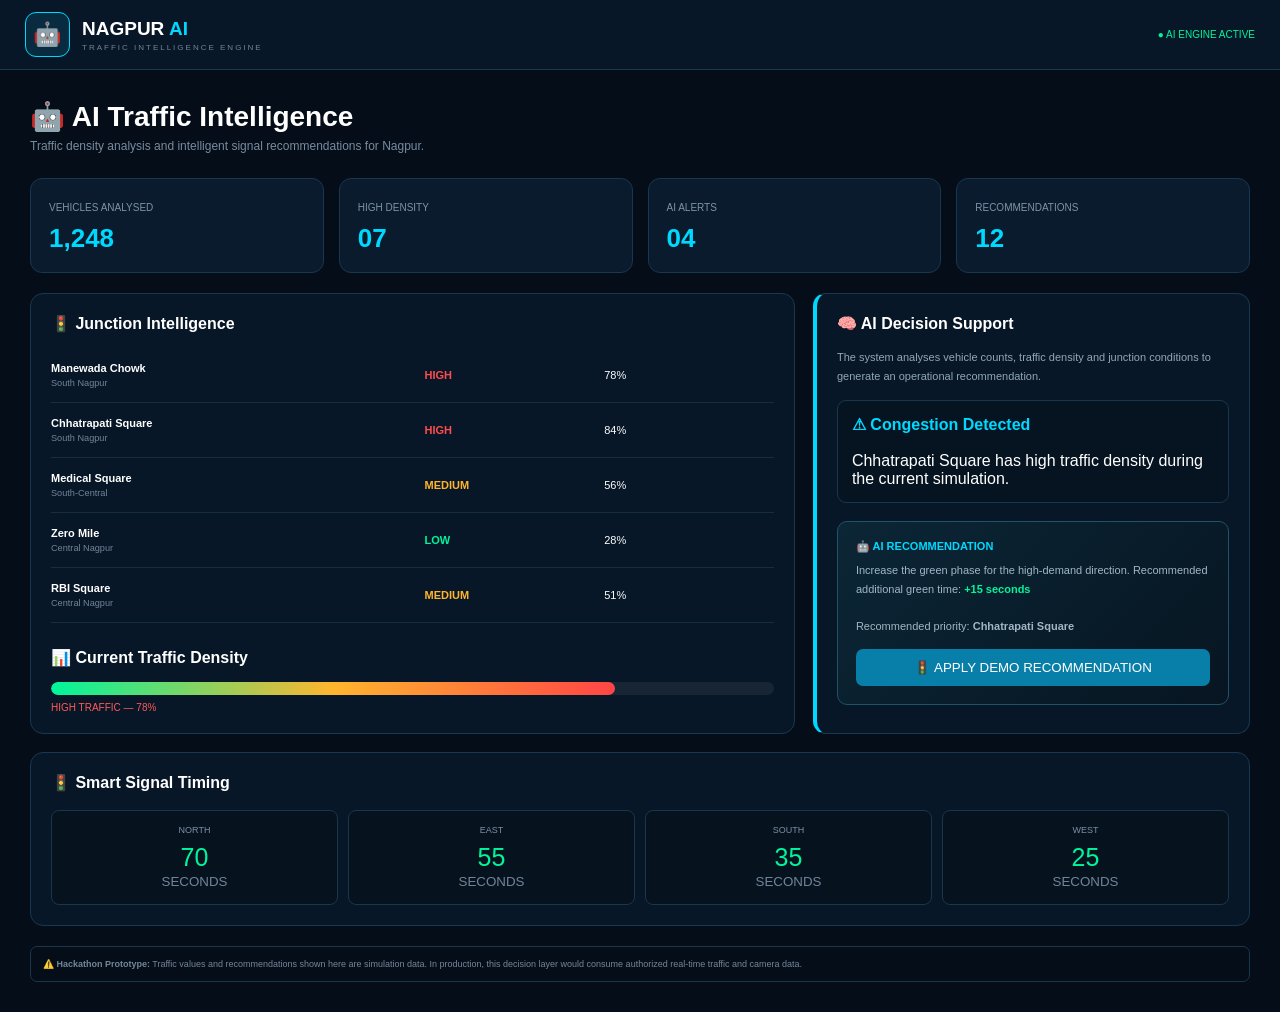
<file: ai-traffic.html>
<!DOCTYPE html>
<html lang="en">

<head>

<meta charset="UTF-8">

<meta name="viewport"
      content="width=device-width, initial-scale=1.0">

<title>Nagpur AI | Traffic Intelligence</title>

<style>

*{
    margin:0;
    padding:0;
    box-sizing:border-box;
}

body{
    font-family:Arial,sans-serif;
    background:#050d18;
    color:white;
}


/* HEADER */

header{
    height:70px;
    padding:0 25px;

    display:flex;
    align-items:center;
    justify-content:space-between;

    background:#081727;
    border-bottom:1px solid #193750;
}

.brand{
    display:flex;
    align-items:center;
    gap:12px;
}

.logo{
    width:45px;
    height:45px;

    display:flex;
    justify-content:center;
    align-items:center;

    border-radius:11px;

    background:#092b40;
    border:1px solid #00d9ff;

    font-size:23px;
}

.brand h1{
    font-size:19px;
}

.brand h1 span{
    color:#00d9ff;
}

.brand small{
    display:block;
    color:#718499;
    font-size:8px;
    letter-spacing:2px;
    margin-top:3px;
}


/* MAIN */

.container{
    max-width:1350px;
    margin:auto;
    padding:30px;
}

.title h2{
    font-size:28px;
}

.title p{
    color:#778ca0;
    font-size:12px;
    margin-top:6px;
}


/* TOP CARDS */

.stats{
    display:grid;
    grid-template-columns:repeat(4,1fr);
    gap:15px;
    margin-top:25px;
}

.stat{
    background:#091b2d;
    border:1px solid #193750;
    border-radius:12px;
    padding:18px;
}

.stat span{
    color:#7e93a6;
    font-size:10px;
}

.stat strong{
    display:block;
    margin-top:8px;
    font-size:26px;
    color:#00d9ff;
}


/* MAIN GRID */

.grid{
    display:grid;
    grid-template-columns:1.4fr .8fr;
    gap:18px;
    margin-top:20px;
}


/* TRAFFIC TABLE */

.card{
    background:#081727;
    border:1px solid #193750;
    border-radius:13px;
    padding:20px;
}

.card h3{
    font-size:16px;
    margin-bottom:15px;
}

.junction{
    display:grid;
    grid-template-columns:1.5fr .7fr .7fr;
    gap:10px;
    align-items:center;

    padding:14px 0;

    border-bottom:1px solid #172d40;

    font-size:11px;
}

.junction:last-child{
    border-bottom:0;
}

.junction small{
    display:block;
    color:#718499;
    margin-top:4px;
}

.high{
    color:#ff4c4c;
    font-weight:bold;
}

.medium{
    color:#ffb52e;
    font-weight:bold;
}

.low{
    color:#00f59b;
    font-weight:bold;
}


/* AI PANEL */

.ai-panel{
    border-left:4px solid #00d9ff;
}

.ai-panel p{
    color:#91a7b7;
    font-size:11px;
    line-height:1.7;
}

.ai-box{
    margin-top:15px;
    padding:14px;
    background:#061421;
    border:1px solid #18374c;
    border-radius:9px;
}

.ai-box strong{
    color:#00d9ff;
}


/* SIGNAL */

.signal-grid{
    display:grid;
    grid-template-columns:repeat(4,1fr);
    gap:10px;
    margin-top:18px;
}

.signal{
    padding:14px;
    text-align:center;
    background:#06131f;
    border:1px solid #19364a;
    border-radius:8px;
}

.signal-direction{
    color:#7a91a3;
    font-size:9px;
}

.signal-time{
    display:block;
    margin-top:8px;
    font-size:25px;
    color:#00f59b;
}

.signal small{
    color:#718499;
}


/* DENSITY */

.density-bar{
    margin-top:14px;
    height:13px;

    background:#182534;

    border-radius:20px;

    overflow:hidden;
}

.density-fill{
    height:100%;
    width:78%;

    background:
        linear-gradient(
            90deg,
            #00f59b,
            #ffb52e,
            #ff4545
        );

    border-radius:20px;
}


/* RECOMMENDATION */

.recommendation{
    margin-top:18px;

    padding:18px;

    background:
        linear-gradient(
            135deg,
            #0b2636,
            #071521
        );

    border:1px solid #20526a;

    border-radius:10px;
}

.recommendation h4{
    color:#00d9ff;
    font-size:11px;
    margin-bottom:8px;
}

.recommendation p{
    color:#a3b6c5;
    font-size:11px;
    line-height:1.7;
}

.action-btn{
    margin-top:13px;

    width:100%;
    padding:11px;

    border:0;
    border-radius:7px;

    color:white;
    background:#087fa8;

    cursor:pointer;
}


/* FOOTER */

.note{
    margin-top:20px;
    padding:12px;

    color:#72879a;
    font-size:9px;

    border:1px solid #19364b;
    border-radius:7px;
}


/* MOBILE */

@media(max-width:900px){

    .stats{
        grid-template-columns:repeat(2,1fr);
    }

    .grid{
        grid-template-columns:1fr;
    }

}

@media(max-width:600px){

    .stats{
        grid-template-columns:1fr;
    }

    .signal-grid{
        grid-template-columns:repeat(2,1fr);
    }

    .container{
        padding:18px;
    }

}

</style>

</head>


<body>


<header>

<div class="brand">

<div class="logo">
🤖
</div>

<div>

<h1>
NAGPUR <span>AI</span>
</h1>

<small>
TRAFFIC INTELLIGENCE ENGINE
</small>

</div>

</div>

<div style="color:#00f59b;font-size:10px;">
● AI ENGINE ACTIVE
</div>

</header>


<main class="container">


<div class="title">

<h2>
🤖 AI Traffic Intelligence
</h2>

<p>
Traffic density analysis and intelligent
signal recommendations for Nagpur.
</p>

</div>


<!-- STATS -->

<div class="stats">

<div class="stat">
<span>VEHICLES ANALYSED</span>
<strong id="vehicles">1,248</strong>
</div>

<div class="stat">
<span>HIGH DENSITY</span>
<strong>07</strong>
</div>

<div class="stat">
<span>AI ALERTS</span>
<strong>04</strong>
</div>

<div class="stat">
<span>RECOMMENDATIONS</span>
<strong>12</strong>
</div>

</div>



<div class="grid">


<!-- LEFT -->

<div class="card">

<h3>
🚦 Junction Intelligence
</h3>


<div class="junction">

<div>
<b>Manewada Chowk</b>
<small>South Nagpur</small>
</div>

<div class="high">
HIGH
</div>

<div>
78%
</div>

</div>


<div class="junction">

<div>
<b>Chhatrapati Square</b>
<small>South Nagpur</small>
</div>

<div class="high">
HIGH
</div>

<div>
84%
</div>

</div>


<div class="junction">

<div>
<b>Medical Square</b>
<small>South-Central</small>
</div>

<div class="medium">
MEDIUM
</div>

<div>
56%
</div>

</div>


<div class="junction">

<div>
<b>Zero Mile</b>
<small>Central Nagpur</small>
</div>

<div class="low">
LOW
</div>

<div>
28%
</div>

</div>


<div class="junction">

<div>
<b>RBI Square</b>
<small>Central Nagpur</small>
</div>

<div class="medium">
MEDIUM
</div>

<div>
51%
</div>

</div>


<!-- DENSITY -->

<h3 style="margin-top:25px;">
📊 Current Traffic Density
</h3>

<div class="density-bar">

<div class="density-fill"></div>

</div>

<p style="
margin-top:7px;
font-size:10px;
color:#ff5959;
">
HIGH TRAFFIC — 78%
</p>


</div>



<!-- RIGHT -->

<div class="card ai-panel">

<h3>
🧠 AI Decision Support
</h3>

<p>

The system analyses vehicle counts,
traffic density and junction conditions
to generate an operational recommendation.

</p>


<div class="ai-box">

<strong>
⚠ Congestion Detected
</strong>

<br><br>

Chhatrapati Square has high traffic
density during the current simulation.

</div>


<div class="recommendation">

<h4>
🤖 AI RECOMMENDATION
</h4>

<p>

Increase the green phase for the
high-demand direction.

Recommended additional green time:

<b style="color:#00f59b;">
+15 seconds
</b>

<br><br>

Recommended priority:

<b>
Chhatrapati Square
</b>

</p>


<button
class="action-btn"
onclick="simulateSignal()">

🚦 APPLY DEMO RECOMMENDATION

</button>

</div>

</div>

</div>



<!-- SIGNAL -->

<div class="card" style="margin-top:18px;">

<h3>
🚦 Smart Signal Timing
</h3>

<div class="signal-grid">

<div class="signal">
<div class="signal-direction">
NORTH
</div>
<span class="signal-time">
70
</span>
<small>SECONDS</small>
</div>

<div class="signal">
<div class="signal-direction">
EAST
</div>
<span class="signal-time">
55
</span>
<small>SECONDS</small>
</div>

<div class="signal">
<div class="signal-direction">
SOUTH
</div>
<span class="signal-time">
35
</span>
<small>SECONDS</small>
</div>

<div class="signal">
<div class="signal-direction">
WEST
</div>
<span class="signal-time">
25
</span>
<small>SECONDS</small>
</div>

</div>

</div>



<div class="note">

⚠️ <b>Hackathon Prototype:</b>
Traffic values and recommendations shown here are
simulation data. In production, this decision layer
would consume authorized real-time traffic and camera data.

</div>


</main>


<script>


/* LIVE BACKEND ANALYSIS */
async function refreshAIAnalysis(){
    if (!window.NagpurAPI) return;
    try {
        const result = await window.NagpurAPI.analyze();
        const s = result.summary || {};
        const vehicleEl = document.getElementById("vehicles");
        if (vehicleEl && Number.isFinite(Number(s.junctions))) {
            vehicleEl.textContent = Number(s.junctions * 312).toLocaleString();
        }
        const recommendation = document.querySelector(".recommendation p");
        if (recommendation && result.recommendation) {
            recommendation.innerHTML = result.recommendation + "<br><br><small>Source: " + result.source + "</small>";
        }
        const status = document.querySelector("header > div:last-child");
        if (status) status.textContent = "● AI ENGINE CONNECTED";
    } catch (error) {
        console.warn("AI backend unavailable; keeping bundled dashboard data.", error);
    }
}
refreshAIAnalysis();
setInterval(refreshAIAnalysis, 15000);



/* SIGNAL DEMO */

function simulateSignal(){

    alert(
        "AI Recommendation Applied\n\n" +

        "Junction: Chhatrapati Square\n" +

        "Additional Green Time: +15 seconds\n\n" +

        "Status: DEMO ACTIVE"
    );

}

</script>


    <script src="JS/api.js"></script>
    <script src="JS/app.js"></script>

</body>
</html>
</file>
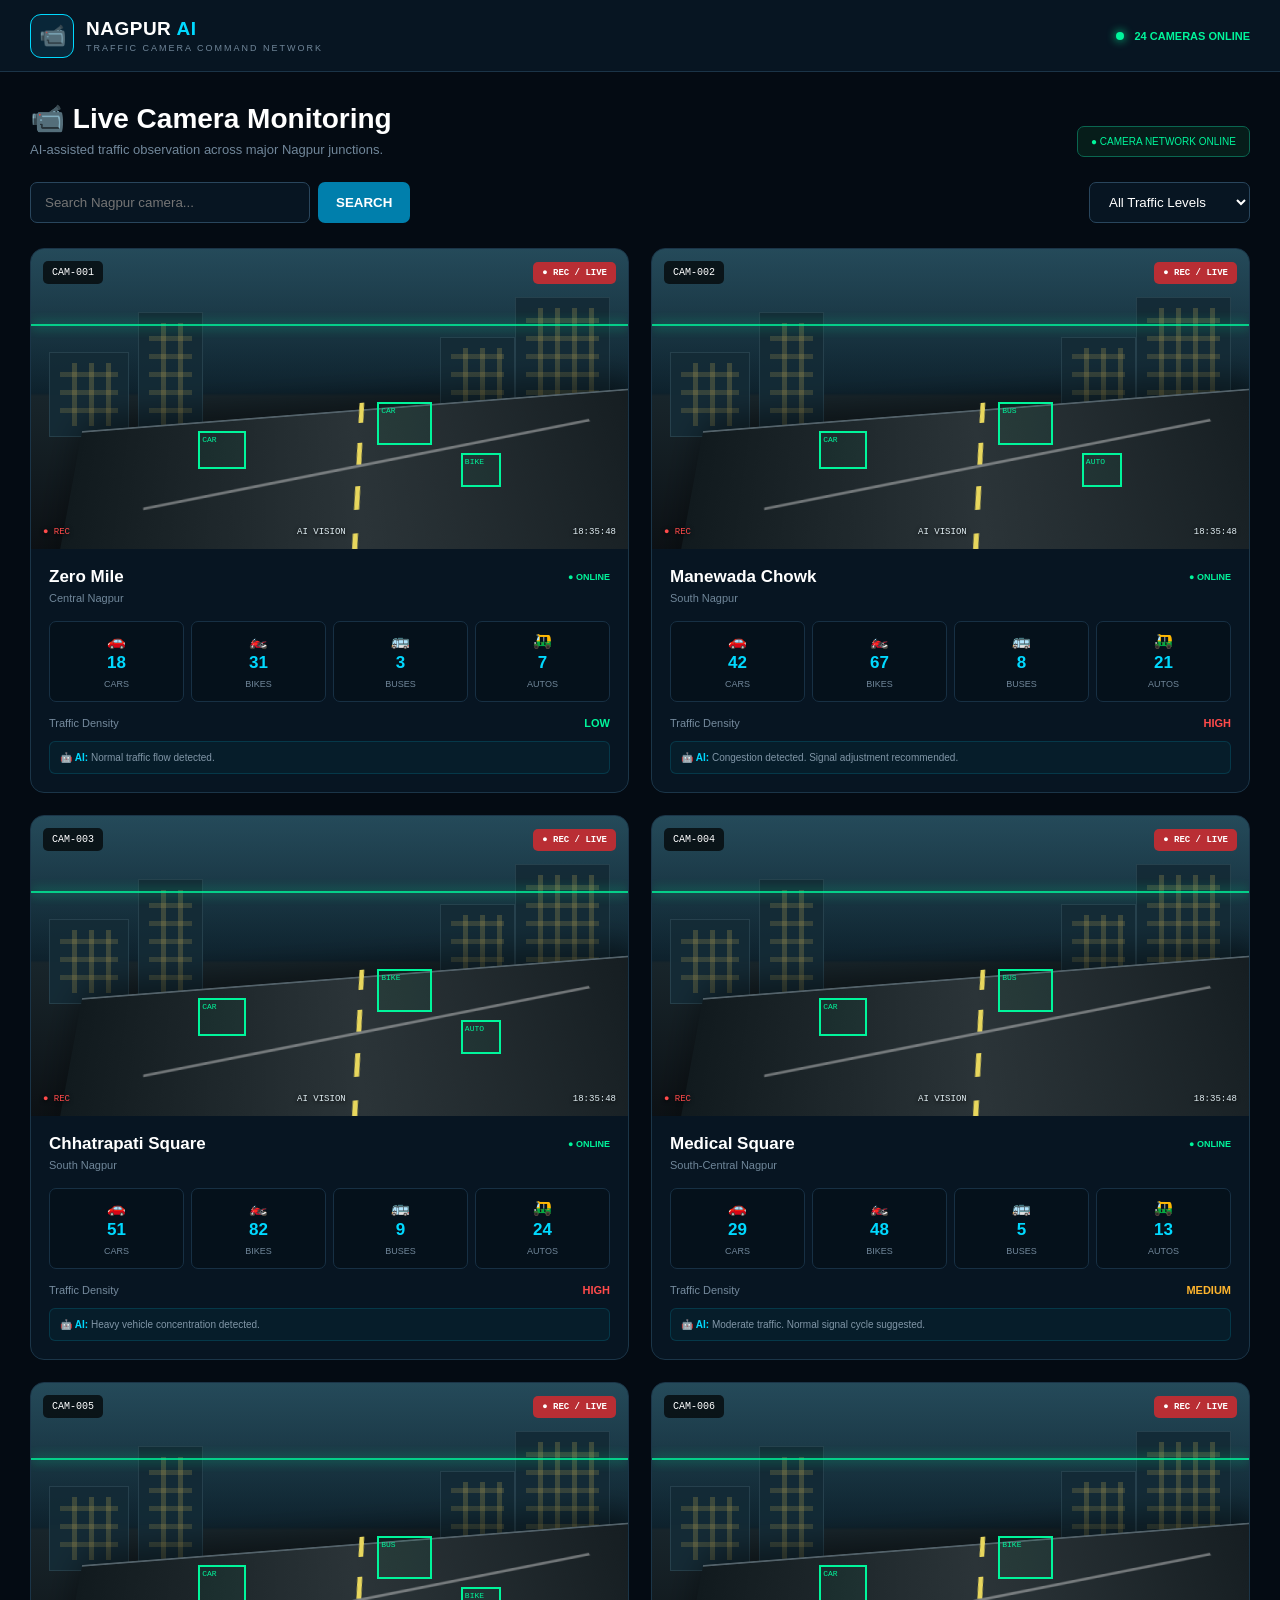
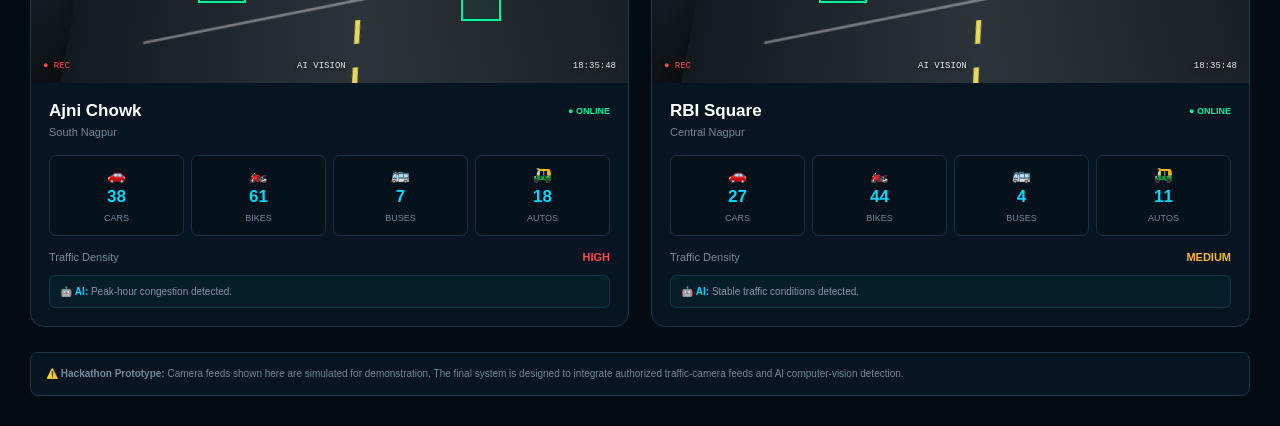
<file: cameras.html>
<!DOCTYPE html>
<html lang="en">

<head>

<meta charset="UTF-8">

<meta name="viewport" content="width=device-width, initial-scale=1.0">

<title>Nagpur AI | Live Camera Network</title>

<style>

/* =========================
   BASIC
========================= */

*{
    margin:0;
    padding:0;
    box-sizing:border-box;
}

body{
    font-family:Arial,Helvetica,sans-serif;
    background:#040b13;
    color:#ffffff;
    min-height:100vh;
}

button,
input,
select{
    font-family:inherit;
}


/* =========================
   HEADER
========================= */

header{
    height:72px;
    padding:0 30px;

    display:flex;
    align-items:center;
    justify-content:space-between;

    background:#071522;

    border-bottom:1px solid #1b3447;

    position:sticky;
    top:0;
    z-index:100;
}

.brand{
    display:flex;
    align-items:center;
    gap:12px;
}

.logo{
    width:44px;
    height:44px;

    display:flex;
    align-items:center;
    justify-content:center;

    border-radius:11px;

    background:#092638;

    border:1px solid #00d9ff;

    font-size:22px;
}

.brand h1{
    font-size:19px;
    letter-spacing:.5px;
}

.brand h1 span{
    color:#00d9ff;
}

.brand small{
    display:block;

    margin-top:3px;

    color:#71879a;

    font-size:9px;

    letter-spacing:2px;
}

.header-status{
    display:flex;
    align-items:center;
    gap:10px;

    color:#00f59b;

    font-size:11px;
    font-weight:bold;
}

.live-dot{
    width:8px;
    height:8px;

    border-radius:50%;

    background:#00f59b;

    box-shadow:
        0 0 10px #00f59b;

    animation:blink 1s infinite;
}

@keyframes blink{
    50%{
        opacity:.35;
    }
}


/* =========================
   MAIN
========================= */

.container{
    max-width:1450px;

    margin:auto;

    padding:30px;
}

.page-heading{
    display:flex;

    justify-content:space-between;

    align-items:flex-end;

    gap:20px;
}

.page-heading h2{
    font-size:28px;
}

.page-heading p{
    margin-top:7px;

    color:#71879a;

    font-size:13px;
}

.network-status{
    padding:9px 13px;

    border-radius:7px;

    background:#061d1a;

    border:1px solid #0a6650;

    color:#00f59b;

    font-size:10px;

    white-space:nowrap;
}


/* =========================
   CONTROLS
========================= */

.controls{
    margin-top:25px;

    display:flex;

    justify-content:space-between;

    align-items:center;

    gap:15px;

    flex-wrap:wrap;
}

.search-box{
    display:flex;

    gap:8px;
}

.search-box input{
    width:280px;

    padding:12px 14px;

    background:#071522;

    color:#fff;

    border:1px solid #29465d;

    border-radius:7px;

    outline:none;
}

.search-box input:focus{
    border-color:#00d9ff;
}

.search-box button{
    padding:12px 18px;

    background:#007fac;

    color:#fff;

    border:0;

    border-radius:7px;

    cursor:pointer;

    font-weight:bold;
}

.search-box button:hover{
    background:#009bcf;
}

.filter{
    padding:11px 15px;

    background:#071522;

    color:#fff;

    border:1px solid #29465d;

    border-radius:7px;

    outline:none;
}


/* =========================
   CAMERA GRID
========================= */

.camera-grid{
    margin-top:25px;

    display:grid;

    grid-template-columns:
        repeat(2,1fr);

    gap:22px;
}


/* =========================
   CAMERA CARD
========================= */

.camera-card{

    background:#071522;

    border:1px solid #1b3548;

    border-radius:14px;

    overflow:hidden;

    transition:.25s;
}

.camera-card:hover{

    border-color:#00d9ff;

    transform:translateY(-3px);

    box-shadow:
        0 15px 40px rgba(0,0,0,.35);
}


/* =========================
   CAMERA SCREEN
========================= */

.camera-screen{

    height:300px;

    position:relative;

    overflow:hidden;

    background:
        linear-gradient(
            #183746,
            #0d202b 48%,
            #18252b 49%,
            #0c1115
        );
}


/* SKY LIGHT */

.camera-screen::before{

    content:"";

    position:absolute;

    top:0;
    left:0;
    right:0;

    height:48%;

    background:
        linear-gradient(
            180deg,
            rgba(42,82,98,.7),
            rgba(15,36,47,.4)
        );
}


/* =========================
   BUILDINGS
========================= */

.building{

    position:absolute;

    bottom:112px;

    background:#142b36;

    border:1px solid #27424e;

    opacity:.95;
}

.b1{
    left:3%;
    width:80px;
    height:85px;
}

.b2{
    left:18%;
    width:65px;
    height:125px;
}

.b3{
    right:19%;
    width:75px;
    height:100px;
}

.b4{
    right:3%;
    width:95px;
    height:140px;
}


/* WINDOWS */

.building::after{

    content:"";

    position:absolute;

    inset:10px;

    background:
        repeating-linear-gradient(
            90deg,
            transparent 0 12px,
            rgba(220,190,90,.22) 12px 17px
        ),

        repeating-linear-gradient(
            0deg,
            transparent 0 13px,
            rgba(220,190,90,.18) 13px 18px
        );
}


/* =========================
   ROAD - PERSPECTIVE
========================= */

.road{

    position:absolute;

    left:7%;
    right:-7%;

    bottom:-25px;

    height:175px;

    background:
        linear-gradient(
            90deg,
            #111a1e,
            #2b3438 48%,
            #151d21
        );

    transform:
        perspective(330px)
        rotateX(17deg)
        rotateZ(-5deg);

    border-top:2px solid #53626a;

    box-shadow:
        0 -15px 35px rgba(0,0,0,.45);
}


/* CENTER ROAD MARKING */

.road::before{

    content:"";

    position:absolute;

    left:47%;

    top:-10px;

    width:5px;

    height:210px;

    background:
        repeating-linear-gradient(
            to bottom,
            #e8d75d 0 24px,
            transparent 24px 47px
        );

    transform:skewX(-7deg);
}


/* SIDE ROAD MARKING */

.road::after{

    content:"";

    position:absolute;

    left:12%;
    right:10%;

    top:34%;

    height:3px;

    background:#d9d9d9;

    opacity:.45;

    transform:rotate(-7deg);
}


/* =========================
   VEHICLES
========================= */

.vehicle{

    position:absolute;

    bottom:68px;

    left:-70px;

    width:44px;

    height:23px;

    background:#d64141;

    border-radius:6px 6px 4px 4px;

    box-shadow:
        0 5px 9px rgba(0,0,0,.6);

    animation:
        drive 7s linear infinite;

    z-index:8;
}


/* CAR WINDOW */

.vehicle::before{

    content:"";

    position:absolute;

    left:11px;
    top:-8px;

    width:22px;
    height:10px;

    background:#8eafbd;

    border-radius:5px 5px 2px 2px;

    border:1px solid #b8d0d9;
}


/* CAR WHEELS */

.vehicle::after{

    content:"";

    position:absolute;

    left:5px;
    bottom:-7px;

    width:9px;
    height:9px;

    background:#050505;

    border-radius:50%;

    box-shadow:
        25px 0 #050505;
}


/* BLUE CAR */

.v2{

    background:#287fc0;

    bottom:91px;

    transform:scale(.78);

    animation-duration:8s;

    animation-delay:1s;
}


/* AUTO */

.v3{

    width:35px;

    height:28px;

    background:#e3a92d;

    bottom:53px;

    border-radius:8px 8px 3px 3px;

    animation-duration:9s;

    animation-delay:2s;
}

.v3::before{

    width:22px;

    height:11px;

    left:7px;

    background:#334f59;
}


/* BUS */

.v4{

    width:59px;

    height:32px;

    bottom:102px;

    background:#c94f38;

    border-radius:5px;

    animation-duration:10s;

    animation-delay:3s;
}

.v4::before{

    content:"";

    position:absolute;

    left:6px;
    right:6px;

    top:5px;

    height:11px;

    background:
        repeating-linear-gradient(
            90deg,
            #90b8c7 0 9px,
            #243b45 9px 12px
        );

    border-radius:2px;
}


/* BIKE */

.v5{

    width:15px;

    height:10px;

    bottom:77px;

    background:#151515;

    border-radius:50%;

    animation-duration:6s;

    animation-delay:1s;
}

.v5::before{

    content:"";

    position:absolute;

    left:-3px;

    top:6px;

    width:7px;

    height:7px;

    border-radius:50%;

    background:#020202;

    box-shadow:
        18px 0 #020202;
}

@keyframes drive{

    0%{
        left:-80px;
    }

    100%{
        left:110%;
    }
}


/* =========================
   CCTV TOP
========================= */

.camera-top{

    position:absolute;

    top:12px;

    left:12px;
    right:12px;

    display:flex;

    justify-content:space-between;

    align-items:center;

    z-index:20;
}

.camera-id{

    padding:6px 9px;

    background:
        rgba(0,0,0,.7);

    border-radius:5px;

    font-family:monospace;

    font-size:10px;
}

.live-badge{

    padding:6px 9px;

    background:#b92e34;

    border-radius:5px;

    font-family:monospace;

    font-size:9px;

    font-weight:bold;
}


/* =========================
   CCTV BOTTOM INFO
========================= */

.cctv-info{

    position:absolute;

    left:12px;
    right:12px;

    bottom:12px;

    display:flex;

    justify-content:space-between;

    align-items:center;

    z-index:20;

    font-family:monospace;

    font-size:9px;

    color:#e0edf2;

    text-shadow:
        0 1px 4px #000;
}

.cctv-info .rec{
    color:#ff4b4b;
}


/* =========================
   AI SCANNING LINE
========================= */

.scan{

    position:absolute;

    left:0;
    right:0;

    height:2px;

    background:#00f59b;

    box-shadow:
        0 0 12px #00f59b;

    top:25%;

    z-index:15;

    opacity:.8;

    animation:
        scanLine 3.2s linear infinite;
}

@keyframes scanLine{

    0%{
        top:20%;
    }

    50%{
        top:82%;
    }

    100%{
        top:20%;
    }
}


/* =========================
   AI DETECTION BOXES
========================= */

.ai-box{

    position:absolute;

    border:2px solid #00f59b;

    z-index:14;

    color:#00f59b;

    font-family:monospace;

    font-size:8px;

    padding:2px;

    background:
        rgba(0,245,155,.04);
}

.box1{

    width:48px;
    height:38px;

    left:28%;
    bottom:80px;
}

.box2{

    width:55px;
    height:43px;

    left:58%;
    bottom:104px;
}

.box3{

    width:40px;
    height:34px;

    left:72%;
    bottom:62px;
}


/* =========================
   CAMERA INFORMATION
========================= */

.camera-info{

    padding:18px;
}

.camera-name{

    display:flex;

    justify-content:space-between;

    align-items:center;
}

.camera-name h3{

    font-size:17px;
}

.camera-online{

    color:#00f59b;

    font-size:9px;

    font-weight:bold;
}

.location{

    margin-top:5px;

    color:#70879a;

    font-size:11px;
}


/* =========================
   DETECTION STATS
========================= */

.detection{

    margin-top:17px;

    display:grid;

    grid-template-columns:
        repeat(4,1fr);

    gap:7px;
}

.detect{

    padding:10px 4px;

    text-align:center;

    background:#05111b;

    border:1px solid #173044;

    border-radius:7px;
}

.detect-icon{

    display:block;

    font-size:15px;

    margin-bottom:3px;
}

.detect b{

    display:block;

    color:#00d9ff;

    font-size:17px;
}

.detect small{

    color:#71879a;

    font-size:9px;
}


/* =========================
   TRAFFIC STATUS
========================= */

.traffic{

    margin-top:15px;

    display:flex;

    justify-content:space-between;

    align-items:center;
}

.density{

    color:#758a9d;

    font-size:11px;
}

.high{
    color:#ff4b4b;
    font-size:11px;
    font-weight:bold;
}

.medium{
    color:#ffb52e;
    font-size:11px;
    font-weight:bold;
}

.low{
    color:#00f59b;
    font-size:11px;
    font-weight:bold;
}


/* =========================
   AI STATUS
========================= */

.ai-status{

    margin-top:12px;

    padding:10px;

    background:
        rgba(0,217,255,.04);

    border:
        1px solid rgba(0,217,255,.14);

    border-radius:6px;

    color:#8196a7;

    font-size:10px;
}

.ai-status strong{

    color:#00d9ff;
}


/* =========================
   FOOTER
========================= */

.prototype-note{

    margin-top:25px;

    padding:13px 15px;

    border:1px solid #19364a;

    background:#071522;

    border-radius:8px;

    color:#71879a;

    font-size:10px;

    line-height:1.6;
}


/* =========================
   RESPONSIVE
========================= */

@media(max-width:900px){

    .camera-grid{

        grid-template-columns:1fr;
    }

}

@media(max-width:600px){

    header{

        padding:0 15px;
    }

    .header-status{

        display:none;
    }

    .container{

        padding:20px 13px;
    }

    .page-heading{

        align-items:flex-start;

        flex-direction:column;
    }

    .search-box{

        width:100%;
    }

    .search-box input{

        width:100%;
    }

    .search-box button{

        padding:10px;
    }

    .camera-screen{

        height:250px;
    }

}


/* =========================
   NO RESULTS
========================= */

.no-results{

    display:none;

    grid-column:1/-1;

    padding:50px;

    text-align:center;

    color:#71879a;
}

</style>

</head>


<body>


<!-- ================= HEADER ================= -->

<header>

<div class="brand">

<div class="logo">
📹
</div>

<div>

<h1>
NAGPUR <span>AI</span>
</h1>

<small>
TRAFFIC CAMERA COMMAND NETWORK
</small>

</div>

</div>


<div class="header-status">

<span class="live-dot"></span>

24 CAMERAS ONLINE

</div>

</header>



<!-- ================= MAIN ================= -->

<main class="container">


<div class="page-heading">

<div>

<h2>
📹 Live Camera Monitoring
</h2>

<p>
AI-assisted traffic observation across
major Nagpur junctions.
</p>

</div>


<div class="network-status">

● CAMERA NETWORK ONLINE

</div>

</div>



<!-- ================= CONTROLS ================= -->

<div class="controls">


<div class="search-box">

<input
type="text"
id="cameraSearch"
placeholder="Search Nagpur camera...">

<button onclick="searchCamera()">
SEARCH
</button>

</div>


<select
class="filter"
id="trafficFilter"
onchange="filterTraffic()">

<option value="all">
All Traffic Levels
</option>

<option value="high">
🔴 High Traffic
</option>

<option value="medium">
🟠 Medium Traffic
</option>

<option value="low">
🟢 Low Traffic
</option>

</select>

</div>



<!-- ================= CAMERA GRID ================= -->

<div
class="camera-grid"
id="cameraGrid">



<!-- ==================================================
     CAMERA 001
================================================== -->

<div
class="camera-card"
data-location="Zero Mile"
data-traffic="low">


<div class="camera-screen">

<div class="building b1"></div>
<div class="building b2"></div>
<div class="building b3"></div>
<div class="building b4"></div>

<div class="road"></div>


<div class="vehicle"></div>
<div class="vehicle v2"></div>
<div class="vehicle v3"></div>
<div class="vehicle v4"></div>
<div class="vehicle v5"></div>


<div class="ai-box box1">
CAR
</div>

<div class="ai-box box2">
CAR
</div>

<div class="ai-box box3">
BIKE
</div>


<div class="scan"></div>


<div class="camera-top">

<span class="camera-id">
CAM-001
</span>

<span class="live-badge">
● REC / LIVE
</span>

</div>


<div class="cctv-info">

<span class="rec">
● REC
</span>

<span>
AI VISION
</span>

<span class="clock">
--:--:--
</span>

</div>

</div>



<div class="camera-info">


<div class="camera-name">

<h3>
Zero Mile
</h3>

<span class="camera-online">
● ONLINE
</span>

</div>


<div class="location">
Central Nagpur
</div>


<div class="detection">


<div class="detect">

<span class="detect-icon">
🚗
</span>

<b class="car-count">
18
</b>

<small>
CARS
</small>

</div>


<div class="detect">

<span class="detect-icon">
🏍️
</span>

<b class="bike-count">
31
</b>

<small>
BIKES
</small>

</div>


<div class="detect">

<span class="detect-icon">
🚌
</span>

<b>
3
</b>

<small>
BUSES
</small>

</div>


<div class="detect">

<span class="detect-icon">
🛺
</span>

<b>
7
</b>

<small>
AUTOS
</small>

</div>


</div>


<div class="traffic">

<span class="density">
Traffic Density
</span>

<span class="low">
LOW
</span>

</div>


<div class="ai-status">

🤖 <strong>AI:</strong>

Normal traffic flow detected.

</div>

</div>

</div>



<!-- ==================================================
     CAMERA 002
================================================== -->

<div
class="camera-card"
data-location="Manewada Chowk"
data-traffic="high">


<div class="camera-screen">

<div class="building b1"></div>
<div class="building b2"></div>
<div class="building b3"></div>
<div class="building b4"></div>

<div class="road"></div>


<div class="vehicle"></div>
<div class="vehicle v2"></div>
<div class="vehicle v3"></div>
<div class="vehicle v4"></div>
<div class="vehicle v5"></div>


<div class="ai-box box1">
CAR
</div>

<div class="ai-box box2">
BUS
</div>

<div class="ai-box box3">
AUTO
</div>


<div class="scan"></div>


<div class="camera-top">

<span class="camera-id">
CAM-002
</span>

<span class="live-badge">
● REC / LIVE
</span>

</div>


<div class="cctv-info">

<span class="rec">
● REC
</span>

<span>
AI VISION
</span>

<span class="clock">
--:--:--
</span>

</div>

</div>



<div class="camera-info">

<div class="camera-name">

<h3>
Manewada Chowk
</h3>

<span class="camera-online">
● ONLINE
</span>

</div>

<div class="location">
South Nagpur
</div>


<div class="detection">

<div class="detect">

<span class="detect-icon">
🚗
</span>

<b class="car-count">
42
</b>

<small>
CARS
</small>

</div>


<div class="detect">

<span class="detect-icon">
🏍️
</span>

<b class="bike-count">
67
</b>

<small>
BIKES
</small>

</div>


<div class="detect">

<span class="detect-icon">
🚌
</span>

<b>
8
</b>

<small>
BUSES
</small>

</div>


<div class="detect">

<span class="detect-icon">
🛺
</span>

<b>
21
</b>

<small>
AUTOS
</small>

</div>

</div>


<div class="traffic">

<span class="density">
Traffic Density
</span>

<span class="high">
HIGH
</span>

</div>


<div class="ai-status">

🤖 <strong>AI:</strong>

Congestion detected. Signal adjustment recommended.

</div>

</div>

</div>



<!-- ==================================================
     CAMERA 003
================================================== -->

<div
class="camera-card"
data-location="Chhatrapati Square"
data-traffic="high">


<div class="camera-screen">

<div class="building b1"></div>
<div class="building b2"></div>
<div class="building b3"></div>
<div class="building b4"></div>

<div class="road"></div>


<div class="vehicle"></div>
<div class="vehicle v2"></div>
<div class="vehicle v3"></div>
<div class="vehicle v4"></div>
<div class="vehicle v5"></div>


<div class="ai-box box1">
CAR
</div>

<div class="ai-box box2">
BIKE
</div>

<div class="ai-box box3">
AUTO
</div>


<div class="scan"></div>


<div class="camera-top">

<span class="camera-id">
CAM-003
</span>

<span class="live-badge">
● REC / LIVE
</span>

</div>


<div class="cctv-info">

<span class="rec">
● REC
</span>

<span>
AI VISION
</span>

<span class="clock">
--:--:--
</span>

</div>

</div>



<div class="camera-info">

<div class="camera-name">

<h3>
Chhatrapati Square
</h3>

<span class="camera-online">
● ONLINE
</span>

</div>

<div class="location">
South Nagpur
</div>


<div class="detection">

<div class="detect">

<span class="detect-icon">
🚗
</span>

<b class="car-count">
51
</b>

<small>
CARS
</small>

</div>


<div class="detect">

<span class="detect-icon">
🏍️
</span>

<b class="bike-count">
82
</b>

<small>
BIKES
</small>

</div>


<div class="detect">

<span class="detect-icon">
🚌
</span>

<b>
9
</b>

<small>
BUSES
</small>

</div>


<div class="detect">

<span class="detect-icon">
🛺
</span>

<b>
24
</b>

<small>
AUTOS
</small>

</div>

</div>


<div class="traffic">

<span class="density">
Traffic Density
</span>

<span class="high">
HIGH
</span>

</div>


<div class="ai-status">

🤖 <strong>AI:</strong>

Heavy vehicle concentration detected.

</div>

</div>

</div>



<!-- ==================================================
     CAMERA 004
================================================== -->

<div
class="camera-card"
data-location="Medical Square"
data-traffic="medium">


<div class="camera-screen">

<div class="building b1"></div>
<div class="building b2"></div>
<div class="building b3"></div>
<div class="building b4"></div>

<div class="road"></div>


<div class="vehicle"></div>
<div class="vehicle v2"></div>
<div class="vehicle v3"></div>
<div class="vehicle v4"></div>
<div class="vehicle v5"></div>


<div class="ai-box box1">
CAR
</div>

<div class="ai-box box2">
BUS
</div>


<div class="scan"></div>


<div class="camera-top">

<span class="camera-id">
CAM-004
</span>

<span class="live-badge">
● REC / LIVE
</span>

</div>


<div class="cctv-info">

<span class="rec">
● REC
</span>

<span>
AI VISION
</span>

<span class="clock">
--:--:--
</span>

</div>

</div>



<div class="camera-info">

<div class="camera-name">

<h3>
Medical Square
</h3>

<span class="camera-online">
● ONLINE
</span>

</div>

<div class="location">
South-Central Nagpur
</div>


<div class="detection">

<div class="detect">

<span class="detect-icon">
🚗
</span>

<b class="car-count">
29
</b>

<small>
CARS
</small>

</div>


<div class="detect">

<span class="detect-icon">
🏍️
</span>

<b class="bike-count">
48
</b>

<small>
BIKES
</small>

</div>


<div class="detect">

<span class="detect-icon">
🚌
</span>

<b>
5
</b>

<small>
BUSES
</small>

</div>


<div class="detect">

<span class="detect-icon">
🛺
</span>

<b>
13
</b>

<small>
AUTOS
</small>

</div>

</div>


<div class="traffic">

<span class="density">
Traffic Density
</span>

<span class="medium">
MEDIUM
</span>

</div>


<div class="ai-status">

🤖 <strong>AI:</strong>

Moderate traffic. Normal signal cycle suggested.

</div>

</div>

</div>



<!-- ==================================================
     CAMERA 005
================================================== -->

<div
class="camera-card"
data-location="Ajni Chowk"
data-traffic="high">


<div class="camera-screen">

<div class="building b1"></div>
<div class="building b2"></div>
<div class="building b3"></div>
<div class="building b4"></div>

<div class="road"></div>


<div class="vehicle"></div>
<div class="vehicle v2"></div>
<div class="vehicle v3"></div>
<div class="vehicle v4"></div>
<div class="vehicle v5"></div>


<div class="ai-box box1">
CAR
</div>

<div class="ai-box box2">
BUS
</div>

<div class="ai-box box3">
BIKE
</div>


<div class="scan"></div>


<div class="camera-top">

<span class="camera-id">
CAM-005
</span>

<span class="live-badge">
● REC / LIVE
</span>

</div>


<div class="cctv-info">

<span class="rec">
● REC
</span>

<span>
AI VISION
</span>

<span class="clock">
--:--:--
</span>

</div>

</div>



<div class="camera-info">

<div class="camera-name">

<h3>
Ajni Chowk
</h3>

<span class="camera-online">
● ONLINE
</span>

</div>

<div class="location">
South Nagpur
</div>


<div class="detection">

<div class="detect">

<span class="detect-icon">
🚗
</span>

<b class="car-count">
38
</b>

<small>
CARS
</small>

</div>


<div class="detect">

<span class="detect-icon">
🏍️
</span>

<b class="bike-count">
61
</b>

<small>
BIKES
</small>

</div>


<div class="detect">

<span class="detect-icon">
🚌
</span>

<b>
7
</b>

<small>
BUSES
</small>

</div>


<div class="detect">

<span class="detect-icon">
🛺
</span>

<b>
18
</b>

<small>
AUTOS
</small>

</div>

</div>


<div class="traffic">

<span class="density">
Traffic Density
</span>

<span class="high">
HIGH
</span>

</div>


<div class="ai-status">

🤖 <strong>AI:</strong>

Peak-hour congestion detected.

</div>

</div>

</div>



<!-- ==================================================
     CAMERA 006
================================================== -->

<div
class="camera-card"
data-location="RBI Square"
data-traffic="medium">


<div class="camera-screen">

<div class="building b1"></div>
<div class="building b2"></div>
<div class="building b3"></div>
<div class="building b4"></div>

<div class="road"></div>


<div class="vehicle"></div>
<div class="vehicle v2"></div>
<div class="vehicle v3"></div>
<div class="vehicle v4"></div>
<div class="vehicle v5"></div>


<div class="ai-box box1">
CAR
</div>

<div class="ai-box box2">
BIKE
</div>


<div class="scan"></div>


<div class="camera-top">

<span class="camera-id">
CAM-006
</span>

<span class="live-badge">
● REC / LIVE
</span>

</div>


<div class="cctv-info">

<span class="rec">
● REC
</span>

<span>
AI VISION
</span>

<span class="clock">
--:--:--
</span>

</div>

</div>



<div class="camera-info">

<div class="camera-name">

<h3>
RBI Square
</h3>

<span class="camera-online">
● ONLINE
</span>

</div>

<div class="location">
Central Nagpur
</div>


<div class="detection">

<div class="detect">

<span class="detect-icon">
🚗
</span>

<b class="car-count">
27
</b>

<small>
CARS
</small>

</div>


<div class="detect">

<span class="detect-icon">
🏍️
</span>

<b class="bike-count">
44
</b>

<small>
BIKES
</small>

</div>


<div class="detect">

<span class="detect-icon">
🚌
</span>

<b>
4
</b>

<small>
BUSES
</small>

</div>


<div class="detect">

<span class="detect-icon">
🛺
</span>

<b>
11
</b>

<small>
AUTOS
</small>

</div>

</div>


<div class="traffic">

<span class="density">
Traffic Density
</span>

<span class="medium">
MEDIUM
</span>

</div>


<div class="ai-status">

🤖 <strong>AI:</strong>

Stable traffic conditions detected.

</div>

</div>

</div>



<div class="no-results"
id="noResults">

🔍 No camera found for this location.

</div>


</div>


<div class="prototype-note">

⚠️ <b>Hackathon Prototype:</b>
Camera feeds shown here are simulated for demonstration.
The final system is designed to integrate authorized
traffic-camera feeds and AI computer-vision detection.

</div>


</main>



<script>

/* =========================
   LIVE CLOCK
========================= */

function updateClock(){

    const now = new Date();

    const time =
        now.toLocaleTimeString(
            "en-IN",
            {
                hour12:false
            }
        );

    document
    .querySelectorAll(".clock")
    .forEach(clock => {

        clock.innerText = time;

    });

}

updateClock();

setInterval(
    updateClock,
    1000
);


/* =========================
   SEARCH CAMERA
========================= */

function searchCamera(){

    const query =
        document
        .getElementById("cameraSearch")
        .value
        .toLowerCase()
        .trim();

    const cards =
        document
        .querySelectorAll(".camera-card");

    let found = false;

    cards.forEach(card => {

        const location =
            card
            .dataset
            .location
            .toLowerCase();

        if(
            query === "" ||
            location.includes(query)
        ){

            card.style.display =
                "block";

            found = true;

        }else{

            card.style.display =
                "none";

        }

    });


    document
    .getElementById("noResults")
    .style.display =
        found ? "none" : "block";

}


/* ENTER KEY SEARCH */

document
.getElementById("cameraSearch")
.addEventListener(
    "keydown",
    function(event){

        if(event.key === "Enter"){

            searchCamera();

        }

    }
);


/* =========================
   TRAFFIC FILTER
========================= */

function filterTraffic(){

    const filter =
        document
        .getElementById("trafficFilter")
        .value;

    const cards =
        document
        .querySelectorAll(".camera-card");

    let found = false;

    cards.forEach(card => {

        if(
            filter === "all" ||
            card.dataset.traffic === filter
        ){

            card.style.display =
                "block";

            found = true;

        }else{

            card.style.display =
                "none";

        }

    });


    document
    .getElementById("noResults")
    .style.display =
        found ? "none" : "block";

}


/* =========================
   SIMULATED AI COUNTS
========================= */

setInterval(function(){

    document
    .querySelectorAll(".car-count")
    .forEach(element => {

        let value =
            parseInt(
                element.innerText
            );

        value +=
            Math.floor(
                Math.random() * 5
            ) - 2;

        if(value < 0){
            value = 0;
        }

        element.innerText =
            value;

    });


    document
    .querySelectorAll(".bike-count")
    .forEach(element => {

        let value =
            parseInt(
                element.innerText
            );

        value +=
            Math.floor(
                Math.random() * 7
            ) - 3;

        if(value < 0){
            value = 0;
        }

        element.innerText =
            value;

    });

},3000);


/* =========================
   CAMERA ONLINE SIMULATION
========================= */

setInterval(function(){

    const cameras =
        document
        .querySelectorAll(
            ".camera-online"
        );

    cameras.forEach(camera => {

        camera.innerText =
            "● ONLINE";

    });

},5000);
function showAcceptedState(emergency) {

    const alertBox =
        document.getElementById(
            "emergencyAlert"
        );


    alertBox.style.display = "block";

    alertBox.style.borderLeftColor =
        "#00f59b";

    alertBox.style.borderColor =
        "rgba(0,245,155,.35)";

    alertBox.style.animation =
        "none";


    const title =
        alertBox.querySelector(
            ".alert-title"
        );

    title.innerText =
        "✓ EMERGENCY PRIORITY ACCEPTED";

    title.style.color =
        "#00f59b";


    const badge =
        alertBox.querySelector(
            ".new-badge"
        );

    badge.innerText =
        "ACCEPTED";

    badge.style.background =
        "#008f68";


    const button =
        alertBox.querySelector(
            ".accept-btn"
        );

    button.innerText =
        "✓ PRIORITY ACTIVE";

    button.disabled =
        true;

    button.style.background =
        "#087f5b";


    const recommendation =
        alertBox.querySelector(
            ".ai-recommendation"
        );


    recommendation.innerHTML = `

        🟢 <b>Emergency Corridor Activated</b>

        <br><br>

        Route:

        <b>
            ${emergency.from}
            →
            ${emergency.to}
        </b>

        <br><br>

        ✅ Public user has been notified.

        <br>

        🚦 Traffic priority coordination is active.

        <br>

        📡 Junction monitoring enabled.

    `;

}

</script>


    <script src="JS/app.js"></script>

</body>

</html>
</file>
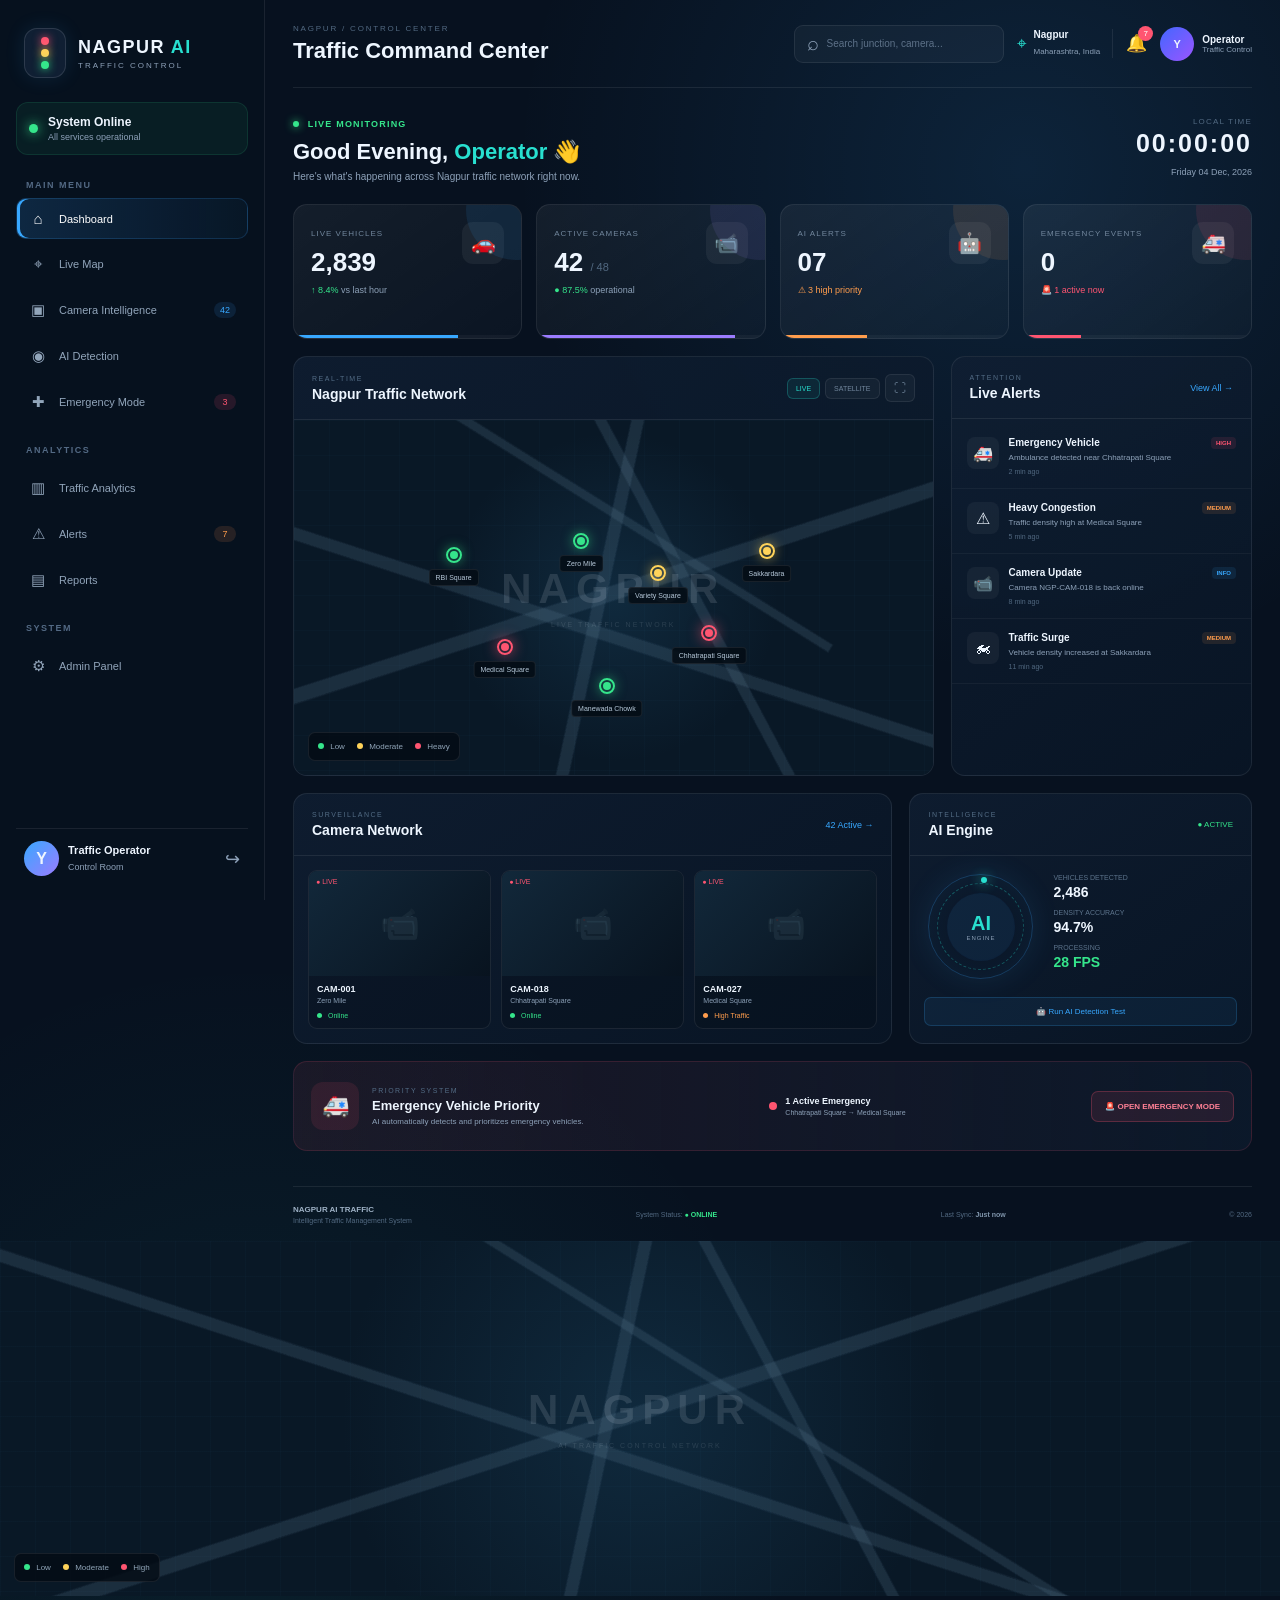
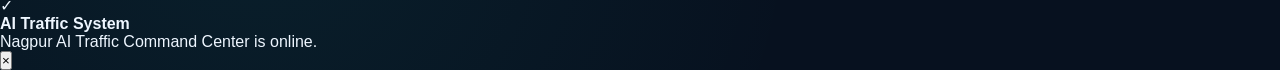
<file: dashboard.html>
<!DOCTYPE html>
<html lang="en">

<head>
    <meta charset="UTF-8">

    <meta name="viewport"
          content="width=device-width, initial-scale=1.0">

    <title>Nagpur AI Traffic | Command Center</title>

    <link rel="stylesheet"
          href="CSS/dashboard.css">
</head>


<body>

    <!-- =====================================================
         SIDEBAR
    ====================================================== -->

    <aside class="sidebar">

        <!-- BRAND -->

        <div class="sidebar-brand">

            <div class="traffic-logo">

                <span class="red"></span>
                <span class="yellow"></span>
                <span class="green"></span>

            </div>

            <div>

                <h2>NAGPUR <span>AI</span></h2>

                <p>TRAFFIC CONTROL</p>

            </div>

        </div>


        <!-- SYSTEM STATUS -->

        <div class="sidebar-status">

            <span class="online-dot"></span>

            <div>

                <strong>System Online</strong>

                <small>All services operational</small>

            </div>

        </div>


        <!-- NAVIGATION -->

        <div class="nav-title">
            MAIN MENU
        </div>


        <nav class="navigation">

            <button class="nav-item active"
                    data-section="dashboard">

                <span class="nav-icon">⌂</span>

                <span>Dashboard</span>

            </button>


            <button class="nav-item"
                    data-section="map">

                <span class="nav-icon">⌖</span>

                <span>Live Map</span>

            </button>


            <button class="nav-item"
                    data-section="cameras">

                <span class="nav-icon">▣</span>

                <span>Camera Intelligence</span>

                <span class="nav-badge">42</span>

            </button>


            <button class="nav-item"
                    data-section="ai">

                <span class="nav-icon">◉</span>

                <span>AI Detection</span>

            </button>


            <button class="nav-item emergency-nav"
                    data-section="emergency">

                <span class="nav-icon">✚</span>

                <span>Emergency Mode</span>

                <span class="alert-badge">3</span>

            </button>


            <div class="nav-title second-title">
                ANALYTICS
            </div>


            <button class="nav-item"
                    data-section="analytics">

                <span class="nav-icon">▥</span>

                <span>Traffic Analytics</span>

            </button>


            <button class="nav-item"
                    data-section="alerts">

                <span class="nav-icon">⚠</span>

                <span>Alerts</span>

                <span class="nav-badge orange">
                    7
                </span>

            </button>


            <button class="nav-item"
                    data-section="reports">

                <span class="nav-icon">▤</span>

                <span>Reports</span>

            </button>


            <div class="nav-title second-title">
                SYSTEM
            </div>


            <button class="nav-item"
                    data-section="admin">

                <span class="nav-icon">⚙</span>

                <span>Admin Panel</span>

            </button>

        </nav>


        <!-- USER -->

        <div class="sidebar-user">

            <div class="user-avatar">
                Y
            </div>

            <div class="user-info">

                <strong id="userName">
                    Traffic Operator
                </strong>

                <small id="userRole">
                    Control Room
                </small>

            </div>

            <button id="logoutBtn"
                    class="logout-btn"
                    title="Logout">

                ↪

            </button>

        </div>

    </aside>



    <!-- =====================================================
         MAIN CONTENT
    ====================================================== -->

    <main class="main-content">


        <!-- =================================================
             TOP BAR
        ================================================== -->

        <header class="topbar">

            <div class="page-heading">

                <div class="mobile-menu">
                    ☰
                </div>

                <div>

                    <p class="breadcrumb">
                        NAGPUR / CONTROL CENTER
                    </p>

                    <h1>
                        Traffic Command Center
                    </h1>

                </div>

            </div>


            <div class="top-actions">


                <!-- SEARCH -->

                <div class="search-box">

                    <span>⌕</span>

                    <input
                        type="text"
                        id="globalSearch"
                        placeholder="Search junction, camera..."
                    >

                </div>


                <!-- LOCATION -->

                <div class="location-info">

                    <span>⌖</span>

                    <div>

                        <strong>Nagpur</strong>

                        <small>Maharashtra, India</small>

                    </div>

                </div>


                <!-- NOTIFICATION -->

                <button class="notification-btn"
                        id="notificationBtn">

                    🔔

                    <span>7</span>

                </button>


                <!-- PROFILE -->

                <div class="top-profile">

                    <div class="profile-avatar">
                        Y
                    </div>

                    <div>

                        <strong id="topUserName">
                            Operator
                        </strong>

                        <small>Traffic Control</small>

                    </div>

                </div>

            </div>

        </header>



        <!-- =================================================
             DASHBOARD CONTENT
        ================================================== -->

        <section class="dashboard-section"
                 id="dashboardSection">


            <!-- WELCOME -->

            <div class="welcome-row">

                <div>

                    <span class="live-label">

                        <span></span>

                        LIVE MONITORING

                    </span>

                    <h2>
                        Good Evening, <span id="welcomeName">
                            Operator
                        </span> 👋
                    </h2>

                    <p>
                        Here's what's happening across
                        Nagpur traffic network right now.
                    </p>

                </div>


                <div class="current-time">

                    <span>LOCAL TIME</span>

                    <strong id="liveClock">
                        00:00:00
                    </strong>

                    <small id="liveDate">
                        Loading date...
                    </small>

                </div>

            </div>



            <!-- =================================================
                 STATISTICS
            ================================================== -->

            <div class="stats-grid">


                <!-- VEHICLES -->

                <div class="stat-card blue-card">

                    <div class="stat-top">

                        <div>

                            <span class="stat-label">
                                LIVE VEHICLES
                            </span>

                            <h3 id="vehicleCount">
                                2,486
                            </h3>

                            <p class="positive">
                                ↑ 8.4%
                                <span>vs last hour</span>
                            </p>

                        </div>

                        <div class="stat-icon">
                            🚗
                        </div>

                    </div>

                    <div class="stat-progress">

                        <span style="width:72%"></span>

                    </div>

                </div>



                <!-- CAMERAS -->

                <div class="stat-card purple-card">

                    <div class="stat-top">

                        <div>

                            <span class="stat-label">
                                ACTIVE CAMERAS
                            </span>

                            <h3>
                                <span id="cameraCount">
                                    42
                                </span>
                                <small>/ 48</small>
                            </h3>

                            <p class="positive">
                                ● 87.5%
                                <span>operational</span>
                            </p>

                        </div>

                        <div class="stat-icon">
                            📹
                        </div>

                    </div>

                    <div class="stat-progress">

                        <span style="width:87%"></span>

                    </div>

                </div>



                <!-- AI ALERTS -->

                <div class="stat-card orange-card">

                    <div class="stat-top">

                        <div>

                            <span class="stat-label">
                                AI ALERTS
                            </span>

                            <h3 id="alertCount">
                                07
                            </h3>

                            <p class="warning">
                                ⚠ 3 high priority
                            </p>

                        </div>

                        <div class="stat-icon">
                            🤖
                        </div>

                    </div>

                    <div class="stat-progress">

                        <span style="width:38%"></span>

                    </div>

                </div>



                <!-- EMERGENCY -->

                <div class="stat-card red-card">

                    <div class="stat-top">

                        <div>

                            <span class="stat-label">
                                EMERGENCY EVENTS
                            </span>

                            <h3 id="emergencyCount">
                                03
                            </h3>

                            <p class="danger">
                                🚨 1 active now
                            </p>

                        </div>

                        <div class="stat-icon">
                            🚑
                        </div>

                    </div>

                    <div class="stat-progress">

                        <span style="width:25%"></span>

                    </div>

                </div>

            </div>



            <!-- =================================================
                 MAIN GRID
            ================================================== -->

            <div class="main-grid">


                <!-- =================================================
                     MAP
                ================================================== -->

                <div class="panel map-panel">

                    <div class="panel-header">

                        <div>

                            <span class="panel-label">
                                REAL-TIME
                            </span>

                            <h3>
                                Nagpur Traffic Network
                            </h3>

                        </div>


                        <div class="map-controls">

                            <button class="map-control active">
                                LIVE
                            </button>

                            <button class="map-control">
                                SATELLITE
                            </button>

                            <button class="expand-map"
                                    id="expandMap">
                                ⛶
                            </button>

                        </div>

                    </div>


                    <!-- MAP AREA -->

                    <div class="map-area"
                         id="trafficMap">


                        <!-- Map Background -->

                        <div class="map-grid"></div>


                        <!-- Roads -->

                        <div class="road road-1"></div>

                        <div class="road road-2"></div>

                        <div class="road road-3"></div>

                        <div class="road road-4"></div>

                        <div class="road road-5"></div>


                        <!-- JUNCTION MARKERS -->


                        <button class="junction-marker green"
                                style="left:45%;top:34%;"
                                data-junction="Zero Mile">

                            <span></span>

                            <label>
                                Zero Mile
                            </label>

                        </button>


                        <button class="junction-marker yellow"
                                style="left:57%;top:43%;"
                                data-junction="Variety Square">

                            <span></span>

                            <label>
                                Variety Square
                            </label>

                        </button>


                        <button class="junction-marker red"
                                style="left:65%;top:60%;"
                                data-junction="Chhatrapati Square">

                            <span></span>

                            <label>
                                Chhatrapati Square
                            </label>

                        </button>


                        <button class="junction-marker red"
                                style="left:33%;top:64%;"
                                data-junction="Medical Square">

                            <span></span>

                            <label>
                                Medical Square
                            </label>

                        </button>


                        <button class="junction-marker green"
                                style="left:25%;top:38%;"
                                data-junction="RBI Square">

                            <span></span>

                            <label>
                                RBI Square
                            </label>

                        </button>


                        <button class="junction-marker yellow"
                                style="left:74%;top:37%;"
                                data-junction="Sakkardara">

                            <span></span>

                            <label>
                                Sakkardara
                            </label>

                        </button>


                        <button class="junction-marker green"
                                style="left:49%;top:75%;"
                                data-junction="Manewada">

                            <span></span>

                            <label>
                                Manewada Chowk
                            </label>

                        </button>


                        <!-- MAP LEGEND -->

                        <div class="map-legend">

                            <div>
                                <span class="legend-dot green"></span>
                                Low
                            </div>

                            <div>
                                <span class="legend-dot yellow"></span>
                                Moderate
                            </div>

                            <div>
                                <span class="legend-dot red"></span>
                                Heavy
                            </div>

                        </div>


                        <!-- MAP CENTER -->

                        <div class="map-center-label">

                            <strong>
                                NAGPUR
                            </strong>

                            <small>
                                LIVE TRAFFIC NETWORK
                            </small>

                        </div>

                    </div>

                </div>



                <!-- =================================================
                     LIVE ALERTS
                ================================================== -->

                <div class="panel alerts-panel">

                    <div class="panel-header">

                        <div>

                            <span class="panel-label">
                                ATTENTION
                            </span>

                            <h3>
                                Live Alerts
                            </h3>

                        </div>

                        <button class="view-all"
                                id="viewAllAlerts">
                            View All →
                        </button>

                    </div>


                    <div class="alerts-list">


                        <!-- ALERT 1 -->

                        <div class="alert-item critical">

                            <div class="alert-symbol">
                                🚑
                            </div>

                            <div class="alert-content">

                                <strong>
                                    Emergency Vehicle
                                </strong>

                                <p>
                                    Ambulance detected near
                                    Chhatrapati Square
                                </p>

                                <small>
                                    2 min ago
                                </small>

                            </div>

                            <span class="priority">
                                HIGH
                            </span>

                        </div>


                        <!-- ALERT 2 -->

                        <div class="alert-item warning-alert">

                            <div class="alert-symbol">
                                ⚠
                            </div>

                            <div class="alert-content">

                                <strong>
                                    Heavy Congestion
                                </strong>

                                <p>
                                    Traffic density high at
                                    Medical Square
                                </p>

                                <small>
                                    5 min ago
                                </small>

                            </div>

                            <span class="priority medium">
                                MEDIUM
                            </span>

                        </div>


                        <!-- ALERT 3 -->

                        <div class="alert-item info-alert">

                            <div class="alert-symbol">
                                📹
                            </div>

                            <div class="alert-content">

                                <strong>
                                    Camera Update
                                </strong>

                                <p>
                                    Camera NGP-CAM-018
                                    is back online
                                </p>

                                <small>
                                    8 min ago
                                </small>

                            </div>

                            <span class="priority low">
                                INFO
                            </span>

                        </div>


                        <!-- ALERT 4 -->

                        <div class="alert-item warning-alert">

                            <div class="alert-symbol">
                                🏍
                            </div>

                            <div class="alert-content">

                                <strong>
                                    Traffic Surge
                                </strong>

                                <p>
                                    Vehicle density increased
                                    at Sakkardara
                                </p>

                                <small>
                                    11 min ago
                                </small>

                            </div>

                            <span class="priority medium">
                                MEDIUM
                            </span>

                        </div>


                    </div>

                </div>

            </div>



            <!-- =================================================
                 SECOND ROW
            ================================================== -->

            <div class="bottom-grid">


                <!-- CAMERA STATUS -->

                <div class="panel camera-panel">

                    <div class="panel-header">

                        <div>

                            <span class="panel-label">
                                SURVEILLANCE
                            </span>

                            <h3>
                                Camera Network
                            </h3>

                        </div>

                        <button class="view-all">
                            42 Active →
                        </button>

                    </div>


                    <div class="camera-grid">


                        <div class="camera-card">

                            <div class="camera-preview">

                                <span class="camera-live">
                                    ● LIVE
                                </span>

                                <div class="camera-placeholder">
                                    📹
                                </div>

                            </div>

                            <div class="camera-info">

                                <strong>
                                    CAM-001
                                </strong>

                                <span>
                                    Zero Mile
                                </span>

                            </div>

                            <div class="camera-status">
                                <span></span>
                                Online
                            </div>

                        </div>



                        <div class="camera-card">

                            <div class="camera-preview">

                                <span class="camera-live">
                                    ● LIVE
                                </span>

                                <div class="camera-placeholder">
                                    📹
                                </div>

                            </div>

                            <div class="camera-info">

                                <strong>
                                    CAM-018
                                </strong>

                                <span>
                                    Chhatrapati Square
                                </span>

                            </div>

                            <div class="camera-status">
                                <span></span>
                                Online
                            </div>

                        </div>



                        <div class="camera-card">

                            <div class="camera-preview">

                                <span class="camera-live">
                                    ● LIVE
                                </span>

                                <div class="camera-placeholder">
                                    📹
                                </div>

                            </div>

                            <div class="camera-info">

                                <strong>
                                    CAM-027
                                </strong>

                                <span>
                                    Medical Square
                                </span>

                            </div>

                            <div class="camera-status warning-camera">
                                <span></span>
                                High Traffic
                            </div>

                        </div>

                    </div>

                </div>



                <!-- AI STATUS -->

                <div class="panel ai-panel">

                    <div class="panel-header">

                        <div>

                            <span class="panel-label">
                                INTELLIGENCE
                            </span>

                            <h3>
                                AI Engine
                            </h3>

                        </div>

                        <span class="ai-active">
                            ● ACTIVE
                        </span>

                    </div>


                    <div class="ai-engine">


                        <div class="ai-circle">

                            <div class="ai-inner">

                                <span>
                                    AI
                                </span>

                                <small>
                                    ENGINE
                                </small>

                            </div>

                        </div>


                        <div class="ai-stats">

                            <div>

                                <span>
                                    VEHICLES DETECTED
                                </span>

                                <strong>
                                    2,486
                                </strong>

                            </div>


                            <div>

                                <span>
                                    DENSITY ACCURACY
                                </span>

                                <strong>
                                    94.7%
                                </strong>

                            </div>


                            <div>

                                <span>
                                    PROCESSING
                                </span>

                                <strong class="green-text">
                                    28 FPS
                                </strong>

                            </div>

                        </div>

                    </div>


                    <button class="ai-action"
                            id="aiTestBtn">

                        🤖 Run AI Detection Test

                    </button>

                </div>

            </div>



            <!-- =================================================
                 EMERGENCY SECTION
            ================================================== -->

            <div class="panel emergency-panel">

                <div class="emergency-left">

                    <div class="emergency-icon">
                        🚑
                    </div>

                    <div>

                        <span class="panel-label">
                            PRIORITY SYSTEM
                        </span>

                        <h3>
                            Emergency Vehicle
                            Priority
                        </h3>

                        <p>
                            AI automatically detects and
                            prioritizes emergency vehicles.
                        </p>

                    </div>

                </div>


                <div class="emergency-status">

                    <span class="pulse"></span>

                    <div>

                        <strong>
                            1 Active Emergency
                        </strong>

                        <small>
                            Chhatrapati Square →
                            Medical Square
                        </small>

                    </div>

                </div>


                <button class="emergency-btn"
                        id="emergencyBtn">

                    🚨 OPEN EMERGENCY MODE

                </button>

            </div>


        </section>


        <!-- =================================================
             FOOTER
        ================================================== -->

        <footer class="dashboard-footer">

            <div>

                <strong>
                    NAGPUR AI TRAFFIC
                </strong>

                <span>
                    Intelligent Traffic Management System
                </span>

            </div>


            <div>

                <span>
                    System Status:
                </span>

                <strong class="footer-online">
                    ● ONLINE
                </strong>

            </div>


            <div>

                <span>
                    Last Sync:
                </span>

                <strong id="lastSync">
                    Just now
                </strong>

            </div>


            <div>

                <span>
                    © 2026
                </span>

            </div>

        </footer>

    </main>


    <!-- =====================================================
         ALERT MODAL
    ====================================================== -->

    <div class="modal-overlay"
         id="alertModal">

        <div class="modal-box">

            <button class="modal-close"
                    id="closeModal">
                ×
            </button>

            <div class="modal-icon">
                🚨
            </div>

            <h2>
                Emergency Priority
            </h2>

            <p>
                Ambulance detected at
                <strong>Chhatrapati Square</strong>.
            </p>

            <div class="emergency-route">

                <div>
                    <span>START</span>
                    <strong>Chhatrapati Square</strong>
                </div>

                <div class="route-arrow">
                    →
                </div>

                <div>
                    <span>DESTINATION</span>
                    <strong>Medical Square</strong>
                </div>

            </div>

            <div class="modal-status">

                <span class="pulse"></span>

                AI Priority Corridor Active

            </div>

            <button class="modal-action"
                    id="closeEmergency">

                ACKNOWLEDGE ALERT

            </button>

        </div>

    </div>
<div class="map-area" id="nagpurMap">

    <div class="map-grid"></div>

    <div class="road road-1"></div>
    <div class="road road-2"></div>
    <div class="road road-3"></div>
    <div class="road road-4"></div>
    <div class="road road-5"></div>

    <div class="map-center-label">
        <strong>NAGPUR</strong>
        <small>AI TRAFFIC CONTROL NETWORK</small>
    </div>

    <div class="map-legend">
        <div>
            <span class="legend-dot green"></span>
            Low
        </div>

        <div>
            <span class="legend-dot yellow"></span>
            Moderate
        </div>

        <div>
            <span class="legend-dot red"></span>
            High
        </div>
    </div>

</div>

    <!-- JAVASCRIPT -->

    <script src="JS/dashboard.js"></script>


    <script src="JS/app.js"></script>

</body>

</html>
</file>
<file: CSS/dashboard.css>
/* =========================================================
   NAGPUR AI TRAFFIC — DASHBOARD
   PROFESSIONAL COMMAND CENTER UI
========================================================= */

* {
    margin: 0;
    padding: 0;
    box-sizing: border-box;
}

:root {
    --bg: #07111f;
    --bg-2: #0a1626;
    --panel: #0d1b2d;
    --panel-2: #101f33;
    --border: rgba(255,255,255,0.08);
    --text: #eef6ff;
    --muted: #8da1b8;
    --blue: #38a8ff;
    --cyan: #28e0d0;
    --green: #35e58b;
    --yellow: #ffd35a;
    --orange: #ff9d4d;
    --red: #ff5571;
    --purple: #9b7cff;
}

html {
    scroll-behavior: smooth;
}

body {
    min-height: 100vh;
    font-family: Inter, Arial, Helvetica, sans-serif;
    background:
        radial-gradient(circle at 80% 10%, rgba(56,168,255,0.12), transparent 28%),
        radial-gradient(circle at 20% 90%, rgba(40,224,208,0.07), transparent 30%),
        var(--bg);
    color: var(--text);
    overflow-x: hidden;
}

/* =========================================================
   SIDEBAR
========================================================= */

.sidebar {
    position: fixed;
    left: 0;
    top: 0;
    width: 265px;
    height: 100vh;
    padding: 24px 16px;
    background: rgba(7,17,31,0.94);
    border-right: 1px solid var(--border);
    backdrop-filter: blur(20px);
    z-index: 1000;
    display: flex;
    flex-direction: column;
}

.sidebar-brand {
    display: flex;
    align-items: center;
    gap: 12px;
    padding: 4px 8px 24px;
}

.sidebar-brand h2 {
    font-size: 18px;
    letter-spacing: 1.5px;
}

.sidebar-brand h2 span {
    color: var(--cyan);
}

.sidebar-brand p {
    margin-top: 3px;
    font-size: 8px;
    color: var(--muted);
    letter-spacing: 2px;
}

.traffic-logo {
    width: 42px;
    height: 50px;
    border-radius: 13px;
    border: 1px solid rgba(255,255,255,0.12);
    background: #101f33;
    display: flex;
    flex-direction: column;
    align-items: center;
    justify-content: center;
    gap: 4px;
    box-shadow: 0 0 20px rgba(56,168,255,0.12);
}

.traffic-logo span {
    width: 8px;
    height: 8px;
    border-radius: 50%;
}

.traffic-logo .red {
    background: var(--red);
    box-shadow: 0 0 8px var(--red);
}

.traffic-logo .yellow {
    background: var(--yellow);
    box-shadow: 0 0 8px var(--yellow);
}

.traffic-logo .green {
    background: var(--green);
    box-shadow: 0 0 8px var(--green);
}

/* SYSTEM STATUS */

.sidebar-status {
    display: flex;
    align-items: center;
    gap: 10px;
    padding: 12px;
    border-radius: 12px;
    background: rgba(53,229,139,0.06);
    border: 1px solid rgba(53,229,139,0.12);
    margin-bottom: 25px;
}

.online-dot {
    width: 9px;
    height: 9px;
    border-radius: 50%;
    background: var(--green);
    box-shadow: 0 0 12px var(--green);
    animation: pulseGreen 2s infinite;
}

.sidebar-status strong {
    display: block;
    font-size: 12px;
}

.sidebar-status small {
    display: block;
    margin-top: 3px;
    color: var(--muted);
    font-size: 9px;
}

/* NAV */

.nav-title {
    padding: 0 10px 8px;
    color: #536a84;
    font-size: 9px;
    letter-spacing: 1.5px;
    font-weight: 700;
}

.second-title {
    margin-top: 18px;
}

.navigation {
    display: flex;
    flex-direction: column;
    gap: 4px;
}

.nav-item {
    width: 100%;
    border: 1px solid transparent;
    background: transparent;
    color: #91a5ba;
    padding: 11px 11px;
    border-radius: 10px;
    display: flex;
    align-items: center;
    gap: 11px;
    cursor: pointer;
    text-align: left;
    font-size: 11px;
    transition: 0.25s ease;
}

.nav-item:hover {
    background: rgba(255,255,255,0.045);
    color: white;
    transform: translateX(2px);
}

.nav-item.active {
    color: white;
    background: linear-gradient(
        90deg,
        rgba(56,168,255,0.16),
        rgba(56,168,255,0.04)
    );
    border-color: rgba(56,168,255,0.18);
    box-shadow: inset 3px 0 0 var(--blue);
}

.nav-icon {
    width: 20px;
    text-align: center;
    font-size: 15px;
}

.nav-badge,
.alert-badge {
    margin-left: auto;
    min-width: 22px;
    padding: 3px 6px;
    border-radius: 20px;
    background: rgba(56,168,255,0.12);
    color: var(--blue);
    text-align: center;
    font-size: 9px;
}

.alert-badge {
    background: rgba(255,85,113,0.13);
    color: var(--red);
}

.nav-badge.orange {
    background: rgba(255,157,77,0.13);
    color: var(--orange);
}

.emergency-nav:hover {
    color: #ff8095;
}

/* USER */

.sidebar-user {
    margin-top: auto;
    padding: 12px 8px 0;
    border-top: 1px solid var(--border);
    display: flex;
    align-items: center;
    gap: 9px;
}

.user-avatar,
.profile-avatar {
    display: flex;
    justify-content: center;
    align-items: center;
    border-radius: 50%;
    font-weight: 800;
}

.user-avatar {
    width: 35px;
    height: 35px;
    background: linear-gradient(135deg, var(--blue), var(--purple));
}

.user-info {
    flex: 1;
    min-width: 0;
}

.user-info strong {
    display: block;
    font-size: 11px;
    white-space: nowrap;
    overflow: hidden;
    text-overflow: ellipsis;
}

.user-info small {
    color: var(--muted);
    font-size: 9px;
}

.logout-btn {
    border: 0;
    background: transparent;
    color: var(--muted);
    cursor: pointer;
    font-size: 18px;
}

.logout-btn:hover {
    color: var(--red);
}

/* =========================================================
   MAIN
========================================================= */

.main-content {
    margin-left: 265px;
    min-height: 100vh;
    padding: 0 28px;
}

/* =========================================================
   TOPBAR
========================================================= */

.topbar {
    height: 88px;
    display: flex;
    align-items: center;
    justify-content: space-between;
    border-bottom: 1px solid var(--border);
}

.page-heading {
    display: flex;
    align-items: center;
}

.breadcrumb {
    color: #526981;
    font-size: 8px;
    letter-spacing: 1.8px;
    margin-bottom: 5px;
}

.page-heading h1 {
    font-size: 22px;
    font-weight: 700;
}

.mobile-menu {
    display: none;
}

.top-actions {
    display: flex;
    align-items: center;
    gap: 13px;
}

/* SEARCH */

.search-box {
    width: 210px;
    height: 38px;
    border: 1px solid var(--border);
    background: rgba(255,255,255,0.035);
    border-radius: 9px;
    display: flex;
    align-items: center;
    gap: 8px;
    padding: 0 12px;
}

.search-box span {
    color: var(--muted);
    font-size: 20px;
}

.search-box input {
    width: 100%;
    border: 0;
    outline: none;
    background: transparent;
    color: white;
    font-size: 10px;
}

.search-box input::placeholder {
    color: #5d7188;
}

/* LOCATION */

.location-info {
    display: flex;
    align-items: center;
    gap: 7px;
    padding-right: 12px;
    border-right: 1px solid var(--border);
}

.location-info > span {
    color: var(--cyan);
    font-size: 17px;
}

.location-info strong {
    display: block;
    font-size: 10px;
}

.location-info small {
    color: var(--muted);
    font-size: 8px;
}

/* NOTIFICATION */

.notification-btn {
    position: relative;
    border: 0;
    background: transparent;
    color: #a8bbce;
    font-size: 17px;
    cursor: pointer;
}

.notification-btn span {
    position: absolute;
    right: -6px;
    top: -7px;
    min-width: 15px;
    height: 15px;
    border-radius: 50%;
    background: var(--red);
    color: white;
    font-size: 8px;
    display: flex;
    justify-content: center;
    align-items: center;
}

/* PROFILE */

.top-profile {
    display: flex;
    align-items: center;
    gap: 8px;
}

.profile-avatar {
    width: 34px;
    height: 34px;
    background: linear-gradient(135deg, #4267ff, #9b55ff);
    font-size: 11px;
}

.top-profile strong {
    display: block;
    font-size: 10px;
}

.top-profile small {
    display: block;
    color: var(--muted);
    font-size: 8px;
}

/* =========================================================
   DASHBOARD
========================================================= */

.dashboard-section {
    padding: 25px 0 35px;
}

/* WELCOME */

.welcome-row {
    display: flex;
    justify-content: space-between;
    align-items: center;
    margin-bottom: 22px;
}

.live-label {
    color: var(--green);
    font-size: 9px;
    font-weight: 700;
    letter-spacing: 1.2px;
}

.live-label span {
    display: inline-block;
    width: 6px;
    height: 6px;
    margin-right: 5px;
    border-radius: 50%;
    background: var(--green);
    box-shadow: 0 0 8px var(--green);
}

.welcome-row h2 {
    margin-top: 8px;
    font-size: 22px;
}

.welcome-row h2 span {
    color: var(--cyan);
}

.welcome-row p {
    margin-top: 6px;
    color: var(--muted);
    font-size: 10px;
}

.current-time {
    text-align: right;
}

.current-time span {
    display: block;
    color: #526981;
    font-size: 8px;
    letter-spacing: 1.2px;
}

.current-time strong {
    display: block;
    font-size: 25px;
    letter-spacing: 2px;
    margin: 3px 0;
}

.current-time small {
    color: var(--muted);
    font-size: 9px;
}

/* =========================================================
   STAT CARDS
========================================================= */

.stats-grid {
    display: grid;
    grid-template-columns: repeat(4, 1fr);
    gap: 14px;
    margin-bottom: 17px;
}

.stat-card {
    position: relative;
    overflow: hidden;
    padding: 17px;
    min-height: 135px;
    background: linear-gradient(
        145deg,
        rgba(255,255,255,0.055),
        rgba(255,255,255,0.018)
    );
    border: 1px solid var(--border);
    border-radius: 14px;
    transition: 0.3s ease;
}

.stat-card:hover {
    transform: translateY(-3px);
    border-color: rgba(255,255,255,0.14);
}

.stat-card::after {
    content: "";
    position: absolute;
    width: 100px;
    height: 100px;
    right: -45px;
    top: -45px;
    border-radius: 50%;
    opacity: 0.1;
}

.blue-card::after {
    background: var(--blue);
}

.purple-card::after {
    background: var(--purple);
}

.orange-card::after {
    background: var(--orange);
}

.red-card::after {
    background: var(--red);
}

.stat-top {
    display: flex;
    justify-content: space-between;
}

.stat-label {
    color: #71869c;
    font-size: 8px;
    letter-spacing: 1px;
}

.stat-card h3 {
    margin-top: 7px;
    font-size: 26px;
}

.stat-card h3 small {
    color: #526981;
    font-size: 11px;
    font-weight: normal;
}

.stat-card p {
    margin-top: 7px;
    font-size: 9px;
}

.stat-card p span {
    color: var(--muted);
}

.positive {
    color: var(--green);
}

.warning {
    color: var(--orange);
}

.danger {
    color: var(--red);
}

.stat-icon {
    width: 42px;
    height: 42px;
    border-radius: 11px;
    background: rgba(255,255,255,0.055);
    display: flex;
    justify-content: center;
    align-items: center;
    font-size: 20px;
}

.stat-progress {
    position: absolute;
    bottom: 0;
    left: 0;
    width: 100%;
    height: 3px;
    background: rgba(255,255,255,0.035);
}

.stat-progress span {
    display: block;
    height: 100%;
    background: var(--blue);
}

.purple-card .stat-progress span {
    background: var(--purple);
}

.orange-card .stat-progress span {
    background: var(--orange);
}

.red-card .stat-progress span {
    background: var(--red);
}

/* =========================================================
   PANELS
========================================================= */

.panel {
    background: linear-gradient(
        145deg,
        rgba(16,31,51,0.8),
        rgba(9,22,38,0.8)
    );
    border: 1px solid var(--border);
    border-radius: 14px;
    overflow: hidden;
}

.panel-header {
    padding: 17px 18px;
    display: flex;
    justify-content: space-between;
    align-items: center;
    border-bottom: 1px solid var(--border);
}

.panel-label {
    display: block;
    color: #536c85;
    font-size: 7px;
    letter-spacing: 1.5px;
    margin-bottom: 4px;
}

.panel-header h3 {
    font-size: 14px;
}

.view-all {
    border: 0;
    background: transparent;
    color: var(--blue);
    font-size: 9px;
    cursor: pointer;
}

.view-all:hover {
    text-decoration: underline;
}

/* =========================================================
   MAIN GRID
========================================================= */

.main-grid {
    display: grid;
    grid-template-columns: minmax(0, 1.7fr) minmax(300px, 0.8fr);
    gap: 17px;
}

/* =========================================================
   MAP
========================================================= */

.map-controls {
    display: flex;
    align-items: center;
    gap: 5px;
}

.map-control,
.expand-map {
    border: 1px solid var(--border);
    background: rgba(255,255,255,0.035);
    color: #71869c;
    padding: 6px 8px;
    border-radius: 6px;
    font-size: 7px;
    cursor: pointer;
}

.map-control.active {
    color: var(--cyan);
    border-color: rgba(40,224,208,0.25);
    background: rgba(40,224,208,0.07);
}

.expand-map {
    font-size: 12px;
}

.map-area {
    position: relative;
    height: 355px;
    overflow: hidden;
    background:
        radial-gradient(circle at 50% 50%, rgba(36,95,132,0.25), transparent 45%),
        #091826;
}

/* MAP GRID */

.map-grid {
    position: absolute;
    inset: 0;
    opacity: 0.3;
    background-image:
        linear-gradient(rgba(60,130,170,0.12) 1px, transparent 1px),
        linear-gradient(90deg, rgba(60,130,170,0.12) 1px, transparent 1px);
    background-size: 35px 35px;
}

/* ROADS */

.road {
    position: absolute;
    background: rgba(92,123,148,0.22);
    box-shadow: 0 0 0 1px rgba(130,180,210,0.05);
}

.road-1 {
    width: 115%;
    height: 14px;
    left: -8%;
    top: 47%;
    transform: rotate(-18deg);
}

.road-2 {
    width: 115%;
    height: 12px;
    left: -10%;
    top: 58%;
    transform: rotate(18deg);
}

.road-3 {
    width: 12px;
    height: 120%;
    left: 47%;
    top: -10%;
    transform: rotate(12deg);
}

.road-4 {
    width: 10px;
    height: 120%;
    left: 62%;
    top: -10%;
    transform: rotate(-28deg);
}

.road-5 {
    width: 80%;
    height: 8px;
    left: 10%;
    top: 25%;
    transform: rotate(32deg);
}

/* JUNCTION */

.junction-marker {
    position: absolute;
    width: 16px;
    height: 16px;
    border: 2px solid rgba(255,255,255,0.7);
    border-radius: 50%;
    cursor: pointer;
    z-index: 5;
    transform: translate(-50%, -50%);
    transition: 0.2s;
}

.junction-marker span {
    position: absolute;
    inset: 2px;
    border-radius: 50%;
}

.junction-marker.green {
    background: rgba(53,229,139,0.15);
    border-color: var(--green);
    box-shadow: 0 0 12px rgba(53,229,139,0.5);
}

.junction-marker.green span {
    background: var(--green);
}

.junction-marker.yellow {
    background: rgba(255,211,90,0.15);
    border-color: var(--yellow);
    box-shadow: 0 0 12px rgba(255,211,90,0.5);
}

.junction-marker.yellow span {
    background: var(--yellow);
}

.junction-marker.red {
    background: rgba(255,85,113,0.15);
    border-color: var(--red);
    box-shadow: 0 0 14px rgba(255,85,113,0.6);
}

.junction-marker.red span {
    background: var(--red);
}

.junction-marker:hover {
    transform: translate(-50%, -50%) scale(1.35);
}

.junction-marker label {
    position: absolute;
    top: 20px;
    left: 50%;
    transform: translateX(-50%);
    white-space: nowrap;
    color: #b7c9da;
    font-size: 7px;
    background: rgba(4,12,21,0.85);
    border: 1px solid var(--border);
    padding: 4px 6px;
    border-radius: 4px;
}

/* LEGEND */

.map-legend {
    position: absolute;
    left: 14px;
    bottom: 14px;
    padding: 9px;
    background: rgba(4,12,21,0.8);
    border: 1px solid var(--border);
    border-radius: 7px;
    display: flex;
    gap: 12px;
}

.map-legend div {
    color: #91a5b8;
    font-size: 8px;
}

.legend-dot {
    display: inline-block;
    width: 6px;
    height: 6px;
    margin-right: 4px;
    border-radius: 50%;
}

.legend-dot.green {
    background: var(--green);
}

.legend-dot.yellow {
    background: var(--yellow);
}

.legend-dot.red {
    background: var(--red);
}

/* CENTER LABEL */

.map-center-label {
    position: absolute;
    left: 50%;
    top: 50%;
    transform: translate(-50%, -50%);
    text-align: center;
    opacity: 0.12;
    pointer-events: none;
}

.map-center-label strong {
    display: block;
    font-size: 42px;
    letter-spacing: 7px;
}

.map-center-label small {
    font-size: 7px;
    letter-spacing: 2px;
}

/* =========================================================
   ALERTS
========================================================= */

.alerts-list {
    padding: 5px 0;
}

.alert-item {
    position: relative;
    display: flex;
    gap: 10px;
    padding: 13px 15px;
    border-bottom: 1px solid rgba(255,255,255,0.045);
}

.alert-symbol {
    width: 32px;
    height: 32px;
    flex-shrink: 0;
    border-radius: 8px;
    display: flex;
    justify-content: center;
    align-items: center;
    background: rgba(255,255,255,0.045);
}

.alert-content {
    min-width: 0;
    flex: 1;
}

.alert-content strong {
    display: block;
    font-size: 10px;
}

.alert-content p {
    color: var(--muted);
    margin-top: 4px;
    font-size: 8px;
    line-height: 1.5;
}

.alert-content small {
    display: block;
    margin-top: 4px;
    color: #50677f;
    font-size: 7px;
}

.priority {
    height: fit-content;
    padding: 3px 5px;
    border-radius: 4px;
    background: rgba(255,85,113,0.1);
    color: var(--red);
    font-size: 6px;
    font-weight: 700;
}

.priority.medium {
    background: rgba(255,157,77,0.1);
    color: var(--orange);
}

.priority.low {
    background: rgba(56,168,255,0.1);
    color: var(--blue);
}

/* =========================================================
   BOTTOM GRID
========================================================= */

.bottom-grid {
    display: grid;
    grid-template-columns: 1.4fr 0.8fr;
    gap: 17px;
    margin-top: 17px;
}

/* CAMERA */

.camera-grid {
    padding: 14px;
    display: grid;
    grid-template-columns: repeat(3, 1fr);
    gap: 10px;
}

.camera-card {
    overflow: hidden;
    border: 1px solid var(--border);
    border-radius: 9px;
    background: rgba(0,0,0,0.13);
}

.camera-preview {
    height: 105px;
    position: relative;
    display: flex;
    align-items: center;
    justify-content: center;
    background:
        linear-gradient(135deg, #12283a, #08131f);
}

.camera-placeholder {
    opacity: 0.18;
    font-size: 32px;
}

.camera-live {
    position: absolute;
    top: 7px;
    left: 7px;
    color: var(--red);
    font-size: 7px;
    z-index: 2;
}

.camera-info {
    padding: 8px;
}

.camera-info strong {
    display: block;
    font-size: 9px;
}

.camera-info span {
    display: block;
    margin-top: 3px;
    color: var(--muted);
    font-size: 7px;
}

.camera-status {
    padding: 0 8px 9px;
    color: var(--green);
    font-size: 7px;
}

.camera-status span {
    display: inline-block;
    width: 5px;
    height: 5px;
    border-radius: 50%;
    margin-right: 4px;
    background: var(--green);
}

.warning-camera {
    color: var(--orange);
}

.warning-camera span {
    background: var(--orange);
}

/* =========================================================
   AI PANEL
========================================================= */

.ai-active {
    color: var(--green);
    font-size: 8px;
}

.ai-engine {
    display: flex;
    align-items: center;
    gap: 20px;
    padding: 18px;
}

.ai-circle {
    position: relative;
    width: 105px;
    height: 105px;
    flex-shrink: 0;
    border: 1px solid rgba(56,168,255,0.25);
    border-radius: 50%;
    display: flex;
    justify-content: center;
    align-items: center;
    box-shadow:
        0 0 30px rgba(56,168,255,0.1),
        inset 0 0 25px rgba(56,168,255,0.05);
    animation: aiRotate 8s linear infinite;
}

.ai-circle::before {
    content: "";
    position: absolute;
    inset: 8px;
    border: 1px dashed rgba(40,224,208,0.3);
    border-radius: 50%;
}

.ai-circle::after {
    content: "";
    position: absolute;
    width: 6px;
    height: 6px;
    top: 2px;
    left: 50%;
    border-radius: 50%;
    background: var(--cyan);
    box-shadow: 0 0 12px var(--cyan);
}

.ai-inner {
    width: 68px;
    height: 68px;
    border-radius: 50%;
    background: rgba(56,168,255,0.08);
    display: flex;
    flex-direction: column;
    justify-content: center;
    align-items: center;
    animation: aiReverse 8s linear infinite;
}

.ai-inner span {
    font-size: 20px;
    font-weight: 900;
    color: var(--cyan);
}

.ai-inner small {
    color: var(--muted);
    font-size: 6px;
    letter-spacing: 1px;
}

.ai-stats {
    flex: 1;
}

.ai-stats > div {
    margin-bottom: 9px;
}

.ai-stats span {
    display: block;
    color: #5d748c;
    font-size: 7px;
}

.ai-stats strong {
    display: block;
    margin-top: 3px;
    font-size: 14px;
}

.green-text {
    color: var(--green);
}

.ai-action {
    width: calc(100% - 28px);
    margin: 0 14px 14px;
    padding: 9px;
    border: 1px solid rgba(56,168,255,0.2);
    border-radius: 7px;
    background: rgba(56,168,255,0.07);
    color: var(--blue);
    cursor: pointer;
    font-size: 8px;
    transition: 0.2s;
}

.ai-action:hover {
    background: rgba(56,168,255,0.14);
}

/* =========================================================
   EMERGENCY
========================================================= */

.emergency-panel {
    margin-top: 17px;
    min-height: 90px;
    padding: 17px;
    display: flex;
    align-items: center;
    justify-content: space-between;
    gap: 20px;
    background:
        linear-gradient(
            90deg,
            rgba(255,85,113,0.08),
            rgba(13,27,45,0.8)
        );
    border-color: rgba(255,85,113,0.14);
}

.emergency-left {
    display: flex;
    align-items: center;
    gap: 13px;
}

.emergency-icon {
    width: 48px;
    height: 48px;
    border-radius: 12px;
    background: rgba(255,85,113,0.1);
    display: flex;
    justify-content: center;
    align-items: center;
    font-size: 22px;
}

.emergency-panel h3 {
    font-size: 13px;
}

.emergency-panel p {
    color: var(--muted);
    margin-top: 4px;
    font-size: 8px;
}

.emergency-status {
    display: flex;
    align-items: center;
    gap: 8px;
}

.pulse {
    width: 8px;
    height: 8px;
    display: block;
    border-radius: 50%;
    background: var(--red);
    box-shadow: 0 0 0 rgba(255,85,113,0.7);
    animation: emergencyPulse 1.5s infinite;
}

.emergency-status strong {
    display: block;
    font-size: 9px;
}

.emergency-status small {
    display: block;
    color: var(--muted);
    margin-top: 3px;
    font-size: 7px;
}

.emergency-btn {
    border: 1px solid rgba(255,85,113,0.25);
    border-radius: 7px;
    padding: 10px 13px;
    background: rgba(255,85,113,0.1);
    color: #ff8095;
    cursor: pointer;
    font-size: 8px;
    font-weight: 700;
}

.emergency-btn:hover {
    background: rgba(255,85,113,0.18);
}

/* =========================================================
   FOOTER
========================================================= */

.dashboard-footer {
    min-height: 55px;
    border-top: 1px solid var(--border);
    display: flex;
    align-items: center;
    justify-content: space-between;
    gap: 15px;
    color: #526981;
    font-size: 7px;
}

.dashboard-footer strong {
    color: #8197ad;
}

.dashboard-footer > div:first-child strong {
    display: block;
    color: #9eb1c5;
    font-size: 8px;
}

.dashboard-footer > div:first-child span {
    display: block;
    margin-top: 3px;
}

.footer-online {
    color: var(--green) !important;
}

/* =========================================================
   MODAL
========================================================= */

.modal-overlay {
    position: fixed;
    inset: 0;
    background: rgba(0,0,0,0.7);
    backdrop-filter: blur(8px);
    z-index: 5000;
    display: none;
    align-items: center;
    justify-content: center;
}

.modal-overlay.show {
    display: flex;
}

.modal-box {
    position: relative;
    width: min(500px, 90%);
    padding: 28px;
    background: #0d1b2d;
    border: 1px solid rgba(255,85,113,0.25);
    border-radius: 17px;
    box-shadow: 0 25px 80px rgba(0,0,0,0.5);
    animation: modalIn 0.3s ease;
}

.modal-close {
    position: absolute;
    top: 13px;
    right: 15px;
    border: 0;
    background: transparent;
    color: #71869c;
    font-size: 22px;
    cursor: pointer;
}

.modal-icon {
    width: 55px;
    height: 55px;
    display: flex;
    justify-content: center;
    align-items: center;
    border-radius: 14px;
    background: rgba(255,85,113,0.1);
    font-size: 25px;
    margin-bottom: 15px;
}

.modal-box h2 {
    font-size: 20px;
}

.modal-box > p {
    color: var(--muted);
    font-size: 10px;
    margin-top: 7px;
}

.emergency-route {
    display: flex;
    align-items: center;
    justify-content: space-between;
    gap: 12px;
    margin: 22px 0;
    padding: 14px;
    border-radius: 9px;
    background: rgba(255,255,255,0.035);
}

.emergency-route span {
    display: block;
    color: #526981;
    font-size: 7px;
    margin-bottom: 4px;
}

.emergency-route strong {
    font-size: 10px;
}

.route-arrow {
    color: var(--red);
    font-size: 20px;
}

.modal-status {
    display: flex;
    align-items: center;
    gap: 8px;
    padding: 10px;
    border-radius: 7px;
    background: rgba(53,229,139,0.06);
    color: var(--green);
    font-size: 9px;
}

.modal-action {
    width: 100%;
    margin-top: 14px;
    padding: 11px;
    border: 0;
    border-radius: 7px;
    background: var(--red);
    color: white;
    cursor: pointer;
    font-size: 9px;
    font-weight: 700;
}

/* =========================================================
   ANIMATIONS
========================================================= */

@keyframes pulseGreen {
    0%, 100% {
        box-shadow: 0 0 4px var(--green);
    }

    50% {
        box-shadow: 0 0 15px var(--green);
    }
}

@keyframes emergencyPulse {

    0% {
        box-shadow: 0 0 0 0 rgba(255,85,113,0.7);
    }

    70% {
        box-shadow: 0 0 0 10px rgba(255,85,113,0);
    }

    100% {
        box-shadow: 0 0 0 0 rgba(255,85,113,0);
    }
}

@keyframes aiRotate {
    from {
        transform: rotate(0deg);
    }

    to {
        transform: rotate(360deg);
    }
}

@keyframes aiReverse {
    from {
        transform: rotate(0deg);
    }

    to {
        transform: rotate(-360deg);
    }
}

@keyframes modalIn {
    from {
        opacity: 0;
        transform: translateY(20px) scale(0.97);
    }

    to {
        opacity: 1;
        transform: translateY(0) scale(1);
    }
}

/* =========================================================
   RESPONSIVE
========================================================= */

@media (max-width: 1200px) {

    .sidebar {
        width: 230px;
    }

    .main-content {
        margin-left: 230px;
    }

    .stats-grid {
        grid-template-columns: repeat(2, 1fr);
    }

    .main-grid {
        grid-template-columns: 1fr;
    }

    .bottom-grid {
        grid-template-columns: 1fr;
    }

}

@media (max-width: 800px) {

    .sidebar {
        transform: translateX(-100%);
        transition: 0.3s;
    }

    .sidebar.open {
        transform: translateX(0);
    }

    .main-content {
        margin-left: 0;
        padding: 0 15px;
    }

    .mobile-menu {
        display: block;
        margin-right: 12px;
        font-size: 20px;
        cursor: pointer;
    }

    .topbar {
        height: auto;
        min-height: 75px;
        padding: 12px 0;
    }

    .top-actions {
        gap: 7px;
    }

    .search-box,
    .location-info,
    .top-profile {
        display: none;
    }

    .welcome-row {
        align-items: flex-start;
        gap: 15px;
    }

    .current-time strong {
        font-size: 17px;
    }

    .stats-grid {
        grid-template-columns: 1fr 1fr;
    }

    .camera-grid {
        grid-template-columns: 1fr;
    }

    .emergency-panel {
        flex-direction: column;
        align-items: flex-start;
    }

    .dashboard-footer {
        flex-wrap: wrap;
        padding: 15px 0;
    }
}

@media (max-width: 520px) {

    .stats-grid {
        grid-template-columns: 1fr;
    }

    .welcome-row {
        flex-direction: column;
    }

    .current-time {
        text-align: left;
    }

    .map-area {
        height: 300px;
    }

    .panel-header {
        padding: 13px;
    }

    .map-controls .map-control {
        display: none;
    }

    .map-legend {
        gap: 6px;
    }
}
</file>
